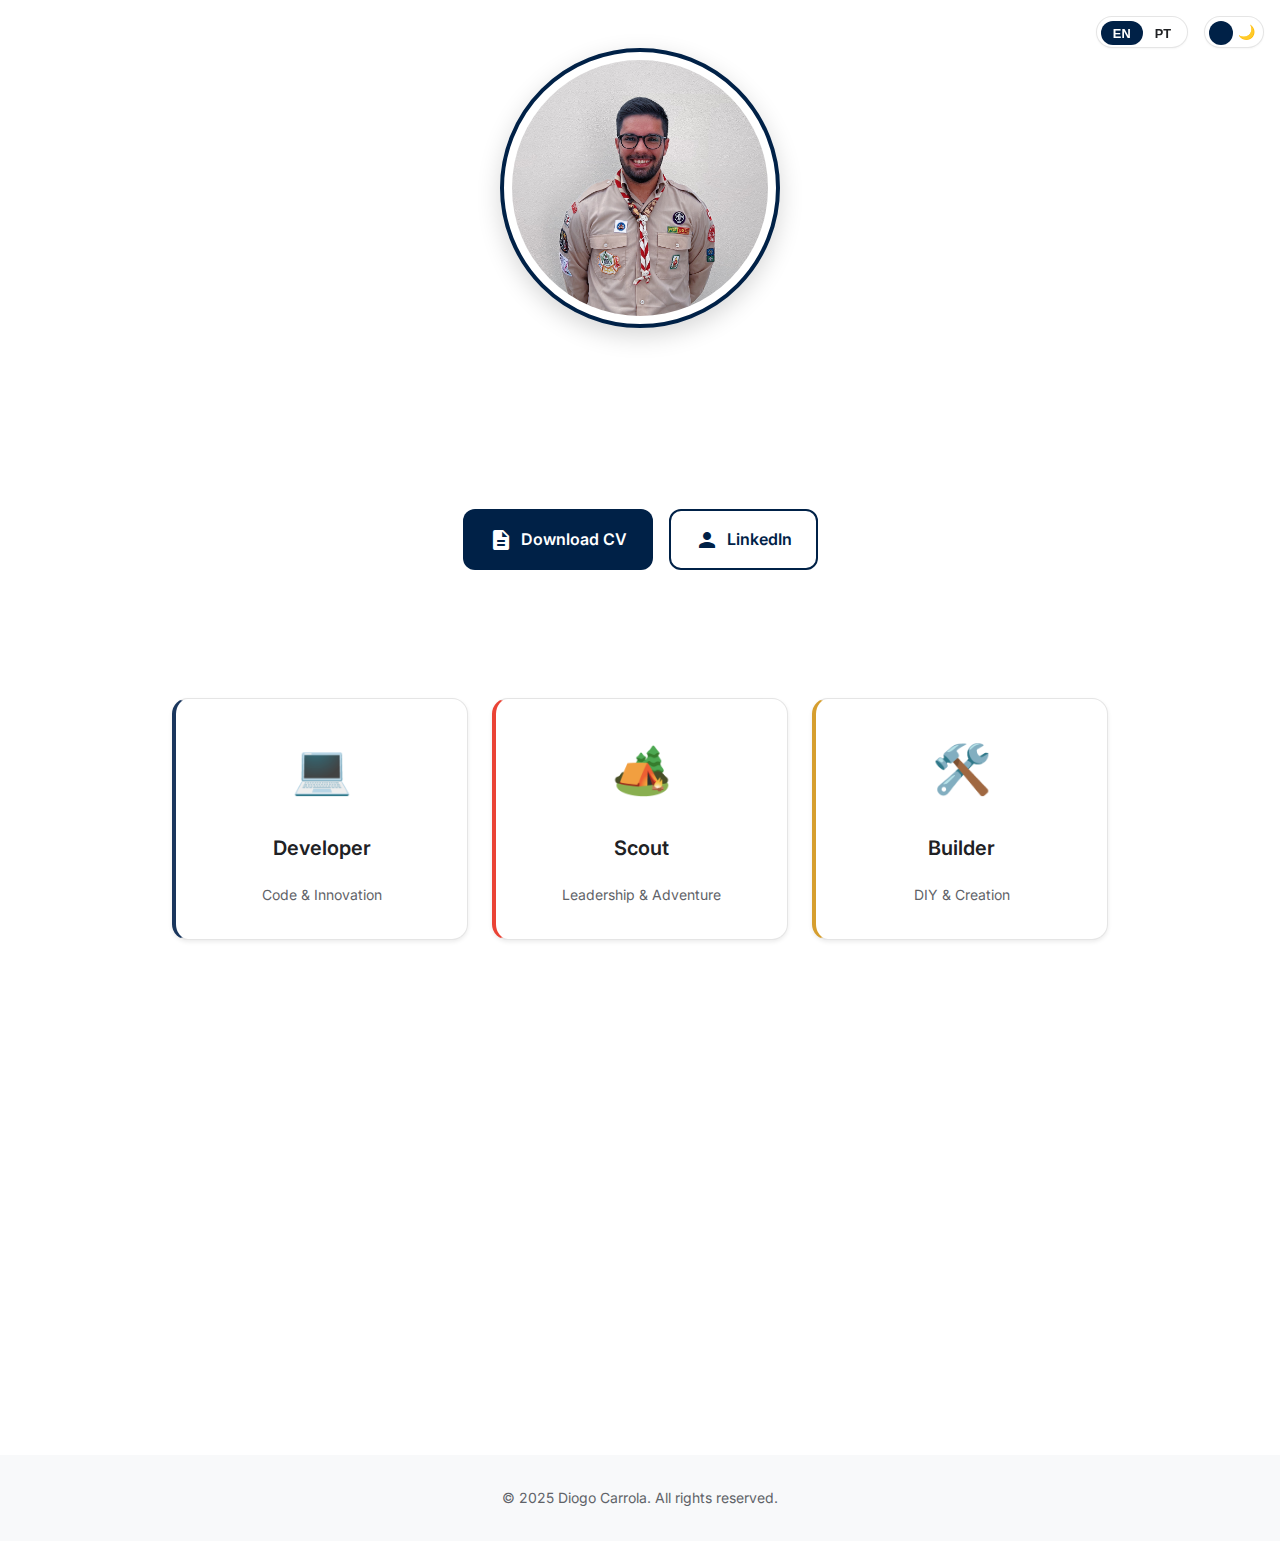
<file: index.html>
<!DOCTYPE html>
<html lang="en">
<head>
    <meta charset="UTF-8">
    <meta name="viewport" content="width=device-width, initial-scale=1.0">
    <title>Diogo Carrola - Portfolio</title>
    
    <!-- Google Fonts -->
    <link href="https://fonts.googleapis.com/css2?family=Inter:wght@300;400;500;600;700&display=swap" rel="stylesheet">
    <!-- Material Icons -->
    <link href="https://fonts.googleapis.com/icon?family=Material+Icons" rel="stylesheet">
    
    <!-- CSS Files -->
    <link rel="stylesheet" href="assets/css/main.css">
    <link rel="stylesheet" href="assets/css/themes.css">
</head>
<body class="page-home" data-theme="light">
    <!-- Header Controls -->
    <div class="header-controls">
        <div class="language-switcher">
            <button class="lang-btn active" data-lang="en">EN</button>
            <button class="lang-btn" data-lang="pt">PT</button>
        </div>
        <button class="theme-toggle" aria-label="Toggle dark mode">
            <span class="toggle-handle"></span>
        </button>
    </div>

    <!-- Main Hero Section -->
    <main class="hero-section">
        <!-- Animated Profile Frame -->
        <div class="profile-container">
            <div class="profile-frame mountains-theme">
                <img src="assets/images/profile-scout.jpg" alt="Diogo Carrola" class="profile-image">
            </div>
        </div>
        
        <!-- Hero Content -->
        <div class="hero-content">
            <h1 class="slide-in-from-top">Diogo Carrola</h1>
            <p class="welcome-text slide-in-from-bottom">Developer • Scout • Builder</p>
            
            <!-- Action Buttons -->
            <div class="button-group">
                <a href="downloads/cv-document.pdf" download class="btn btn-primary">
                    <span class="material-icons">description</span>
                    Download CV
                </a>
                <a href="https://linkedin.com/in/diogocarrola" target="_blank" class="btn btn-secondary">
                    <span class="material-icons">person</span>
                    LinkedIn
                </a>
            </div>
        </div>
    </main>

    <!-- Persona Navigation -->
    <nav class="persona-nav">
        <a href="pages/developer.html" class="nav-card developer-card slide-in">
            <span class="nav-icon">💻</span>
            <h3>Developer</h3>
            <p>Code & Innovation</p>
        </a>
        
        <a href="pages/scout.html" class="nav-card scout-card slide-in">
            <span class="nav-icon">🏕️</span>
            <h3>Scout</h3>
            <p>Leadership & Adventure</p>
        </a>
        
        <a href="pages/builder.html" class="nav-card builder-card slide-in">
            <span class="nav-icon">🛠️</span>
            <h3>Builder</h3>
            <p>DIY & Creation</p>
        </a>
    </nav>

    <!-- About Section -->
    <section class="about-section slide-in">
        <div class="about-card">
            <h2>Hello, I'm Diogo! 👋</h2>
            <p class="welcome-text">
                Welcome to my portfolio! I'm a passionate <span class="highlight developer-text">Developer</span>, 
                dedicated <span class="highlight scout-text">Scout</span> and hands-on 
                <span class="highlight builder-text">Builder</span> from Portugal.
            </p>
            <p class="welcome-text">
                I believe in learning by doing, teamwork and making a positive impact through code, community and creativity.
                Explore my journey through the different aspects of who I am and what I love to create.
            </p>
        </div>
    </section>

    <!-- Footer -->
    <footer class="main-footer">
        <p class="copyright">&copy; 2025 <a href="https://github.com/diogocarrola" target="_blank" title="GitHub Profile" style="color: inherit; text-decoration: none;">Diogo Carrola</a>. All rights reserved.</p>
    </footer>

    <!-- JavaScript -->
    <script src="assets/js/main.js"></script>
    <script src="assets/js/dark-mode.js"></script>
    <script src="assets/js/animations.js"></script>
</body>
</html>
</file>
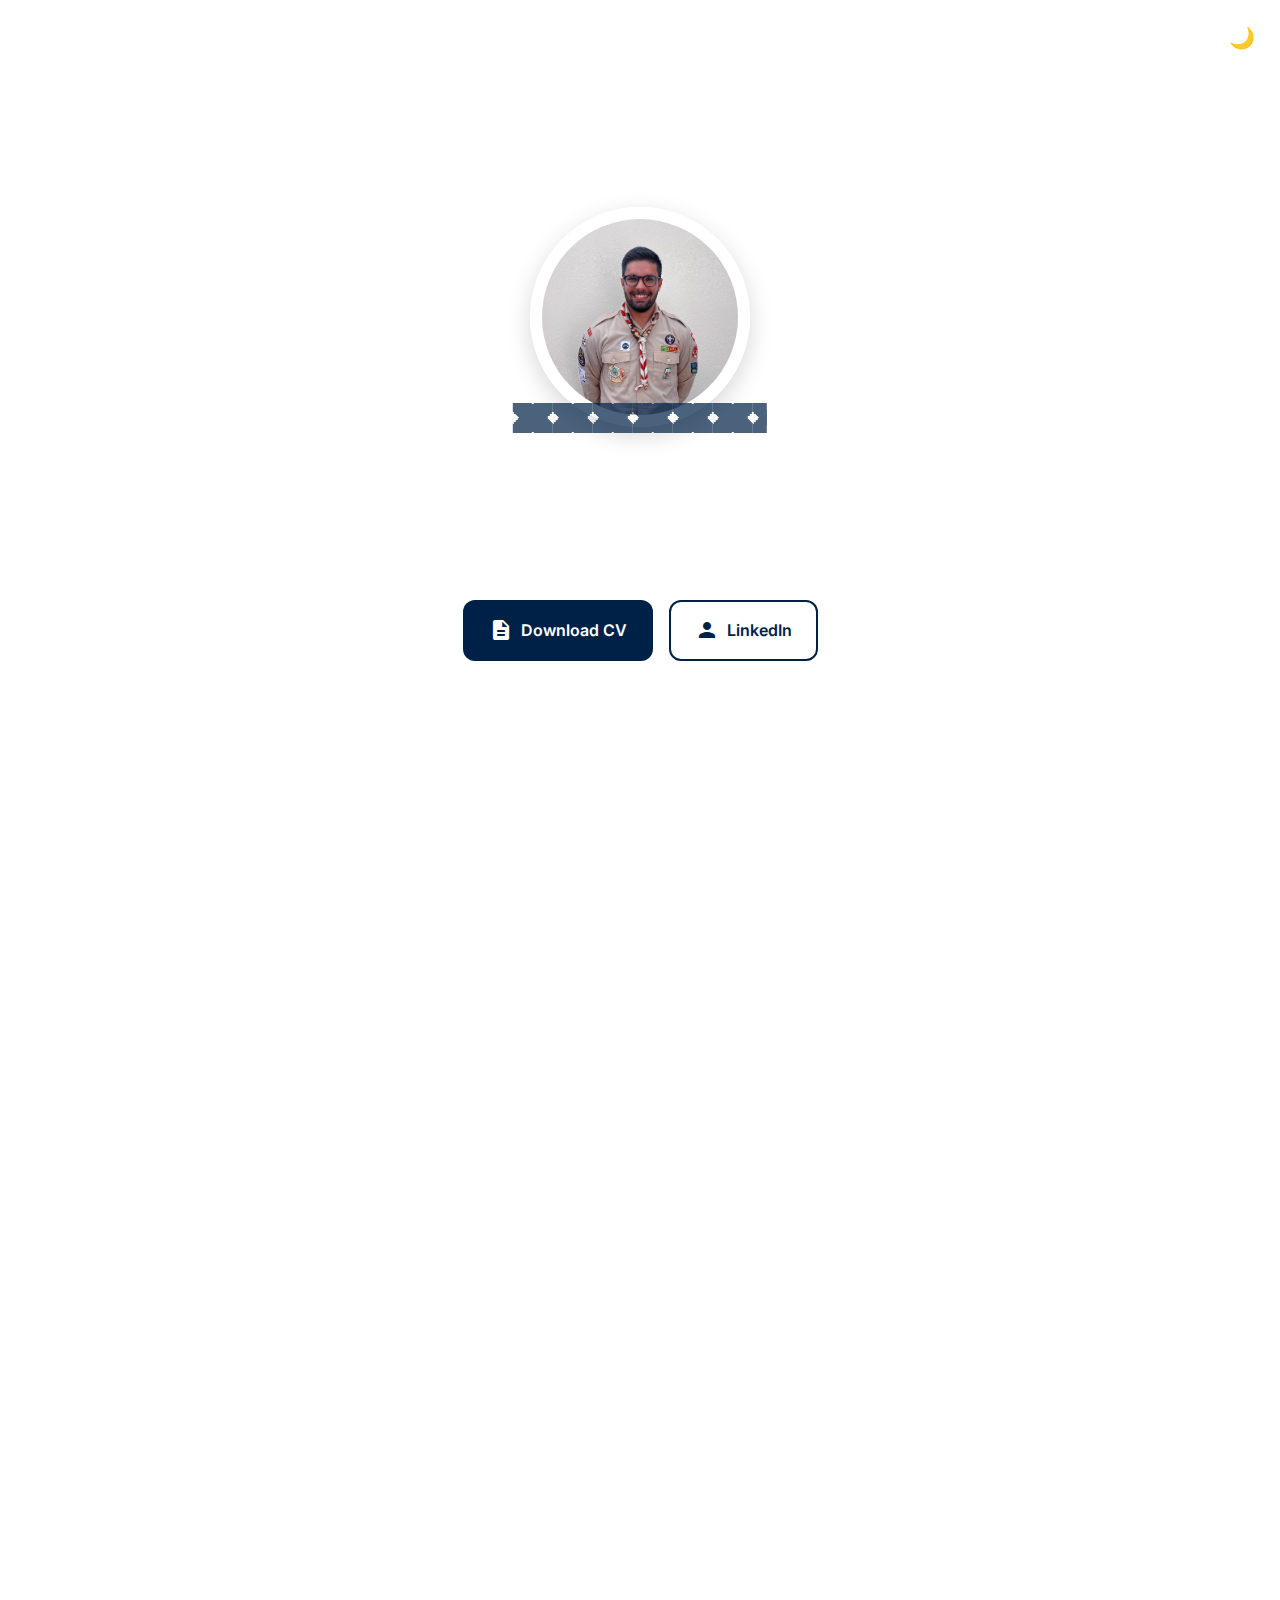
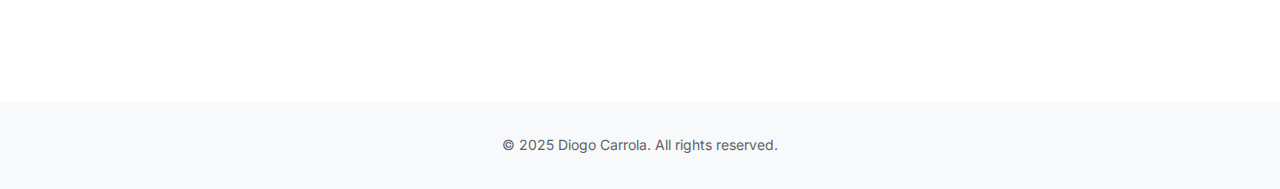
<file: portfolio/index.html>
<!DOCTYPE html>
<html lang="en">
<head>
    <meta charset="UTF-8">
    <meta name="viewport" content="width=device-width, initial-scale=1.0">
    <title>Diogo Carrola - Portfolio</title>
    
    <!-- Google Fonts -->
    <link href="https://fonts.googleapis.com/css2?family=Inter:wght@300;400;500;600;700&display=swap" rel="stylesheet">
    <!-- Material Icons -->
    <link href="https://fonts.googleapis.com/icon?family=Material+Icons" rel="stylesheet">
    
    <!-- CSS Files -->
    <link rel="stylesheet" href="assets/css/main.css">
    <link rel="stylesheet" href="assets/css/themes.css">
</head>
<body class="page-home" data-theme="light">
    <!-- Header Controls -->
    <div class="header-controls">
        <div class="language-switcher">
            <button class="lang-btn active" data-lang="en">EN</button>
            <button class="lang-btn" data-lang="pt">PT</button>
        </div>
        <button class="theme-toggle" aria-label="Toggle dark mode">🌙</button>
    </div>

    <!-- Main Hero Section -->
    <main class="hero-section">
        <!-- Animated Profile Frame -->
        <div class="profile-container">
            <div class="profile-frame mountains-theme">
                <img src="assets/images/profile-scout.jpg" alt="Diogo Carrola" class="profile-image">
                <div class="mountain-decoration"></div>
            </div>
        </div>
        
        <!-- Hero Content -->
        <div class="hero-content">
            <h1 class="slide-in-from-top">Diogo Carrola</h1>
            <p class="welcome-text slide-in-from-bottom">Developer • Scout • Builder</p>
            
            <!-- Action Buttons -->
            <div class="button-group">
                <a href="downloads/cv-document.pdf" download class="btn btn-primary">
                    <span class="material-icons">description</span>
                    Download CV
                </a>
                <a href="https://linkedin.com/in/diogocarrola" target="_blank" class="btn btn-secondary">
                    <span class="material-icons">person</span>
                    LinkedIn
                </a>
            </div>
        </div>
    </main>

    <!-- Persona Navigation -->
    <nav class="persona-nav">
        <a href="pages/developer.html" class="nav-card developer-card slide-in">
            <span class="nav-icon">💻</span>
            <h3>Developer</h3>
            <p>Code & Innovation</p>
        </a>
        
        <a href="pages/scout.html" class="nav-card scout-card slide-in">
            <span class="nav-icon">🏕️</span>
            <h3>Scout</h3>
            <p>Leadership & Adventure</p>
        </a>
        
        <a href="pages/builder.html" class="nav-card builder-card slide-in">
            <span class="nav-icon">🛠️</span>
            <h3>Builder</h3>
            <p>DIY & Creation</p>
        </a>
    </nav>

    <!-- About Section -->
    <section class="about-section slide-in">
        <div class="about-card">
            <h2>Hello, I'm Diogo! 👋</h2>
            <p class="welcome-text">
                Welcome to my portfolio! I'm a passionate <span class="highlight developer-text">Developer</span>, 
                dedicated <span class="highlight scout-text">Scout</span>, and hands-on 
                <span class="highlight builder-text">Builder</span> from Portugal.
            </p>
            <p class="welcome-text">
                I believe in learning by doing, teamwork, and making a positive impact through code, community, and creativity.
                Explore my journey through the different aspects of who I am and what I love to create.
            </p>
        </div>
    </section>

    <!-- Footer -->
    <footer class="main-footer">
        <p class="copyright">&copy; 2025 <a href="https://github.com/diogocarrola" target="_blank" title="GitHub Profile" style="color: inherit; text-decoration: none;">Diogo Carrola</a>. All rights reserved.</p>
    </footer>

    <!-- JavaScript -->
    <script src="assets/js/main.js"></script>
    <script src="assets/js/dark-mode.js"></script>
    <script src="assets/js/animations.js"></script>
</body>
</html>
</file>
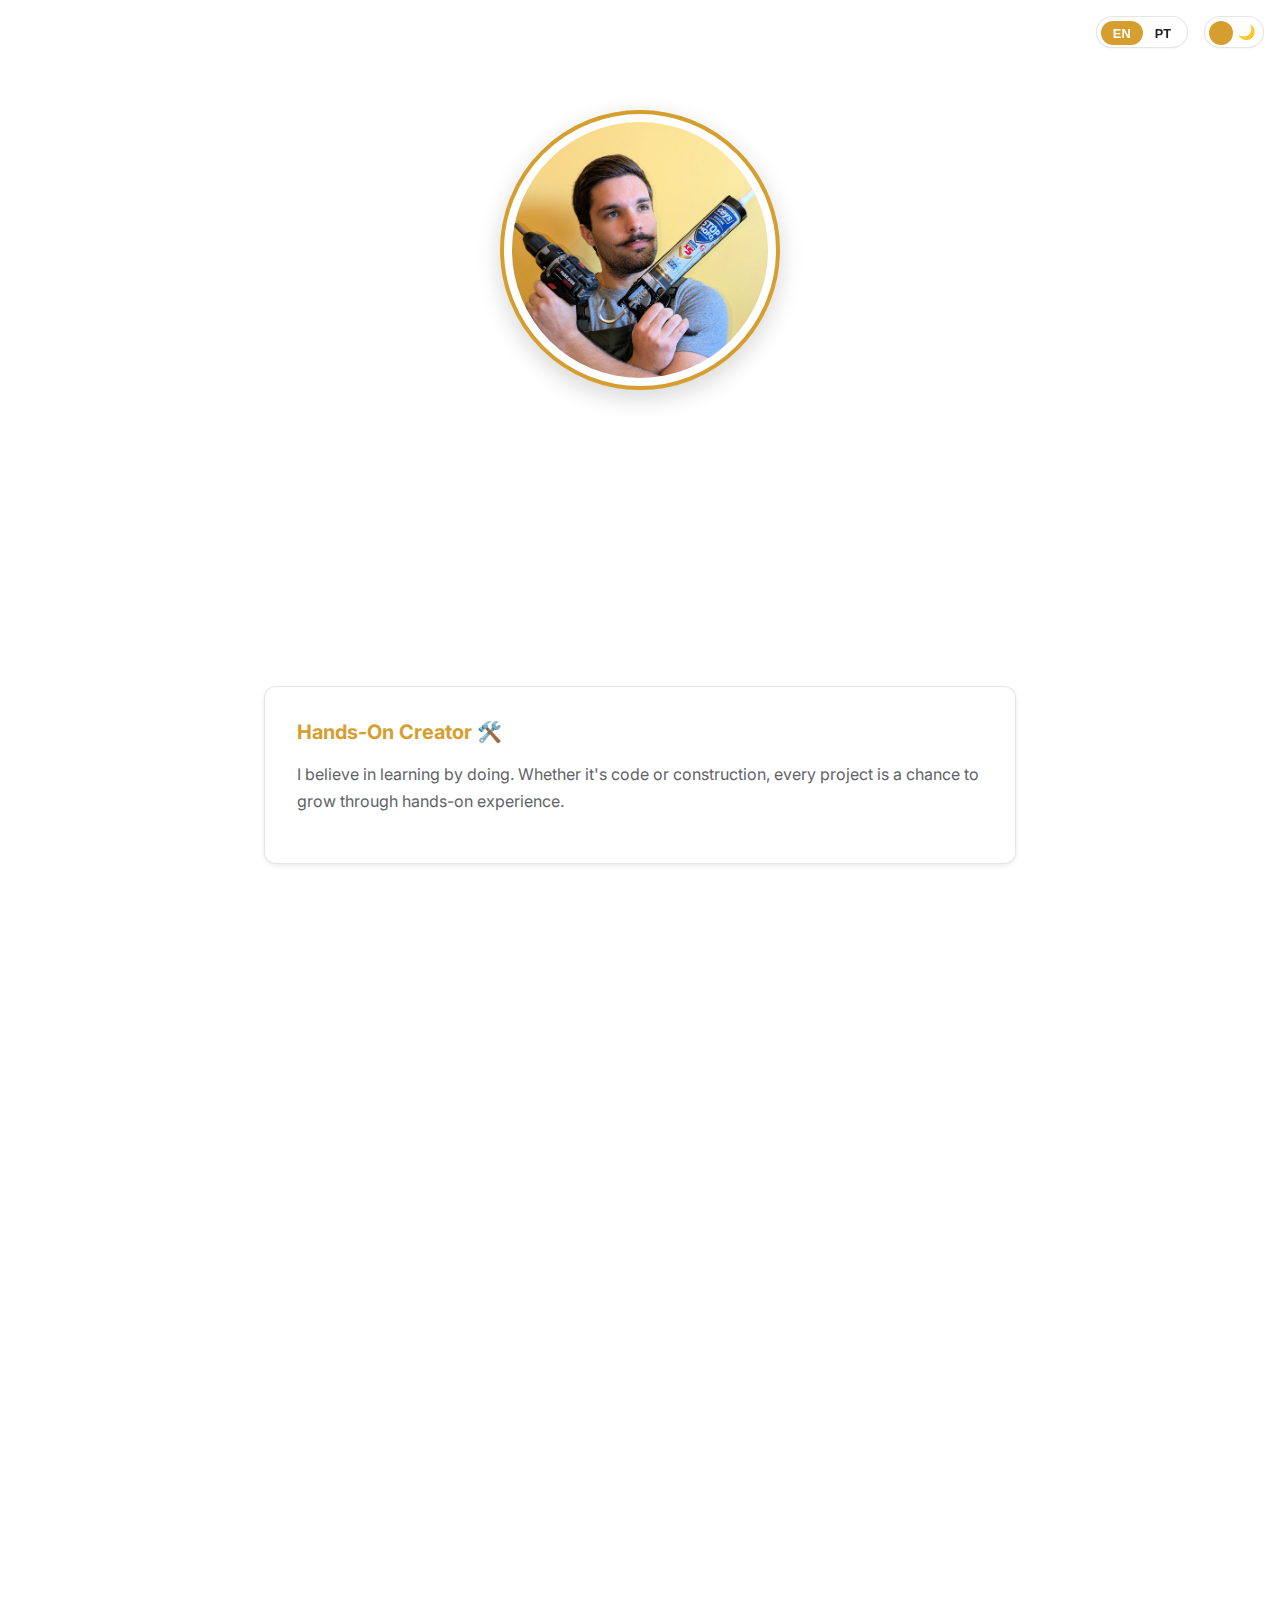
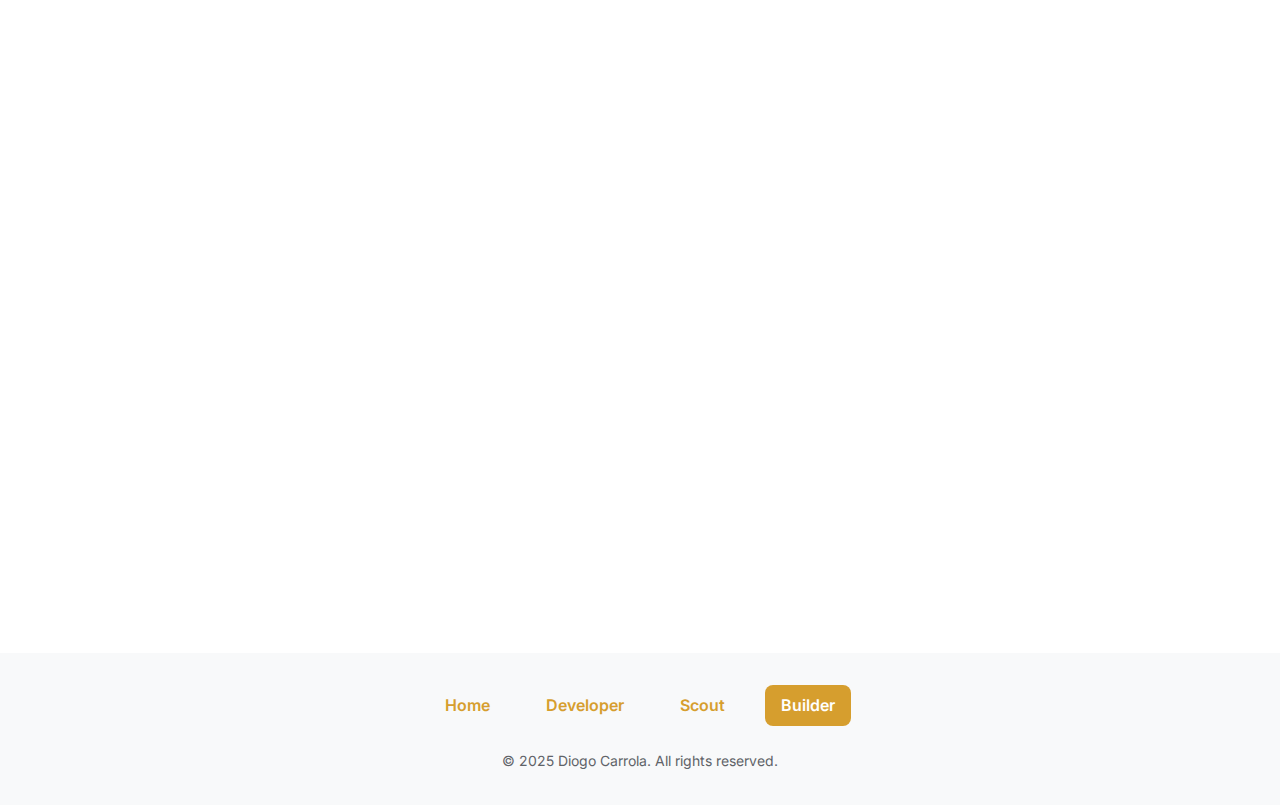
<file: pages/builder.html>
<!DOCTYPE html>
<html lang="en">
<head>
    <meta charset="UTF-8">
    <meta name="viewport" content="width=device-width, initial-scale=1.0">
    <title>Diogo Carrola - Builder</title>
    <!-- Google Fonts -->
    <link href="https://fonts.googleapis.com/css2?family=Inter:wght@300;400;500;600;700&display=swap" rel="stylesheet">
    <!-- Material Icons -->
    <link href="https://fonts.googleapis.com/icon?family=Material+Icons" rel="stylesheet">
    <link rel="stylesheet" href="../assets/css/main.css">
    <link rel="stylesheet" href="../assets/css/themes.css">
</head>
<body class="page-builder" data-theme="light">
    <!-- Header Controls -->
    <div class="header-controls">
        <div class="language-switcher">
            <button class="lang-btn active" data-lang="en">EN</button>
            <button class="lang-btn" data-lang="pt">PT</button>
        </div>
        <button class="theme-toggle" aria-label="Toggle dark mode">
            <span class="toggle-handle"></span>
        </button>
    </div>
    <!-- Main Hero Section -->
    <main class="hero-section">
        <!-- Profile with Construction Theme -->
        <div class="profile-container">
            <div class="profile-frame builder-theme">
                <img src="../assets/images/profile-builder.jpg" alt="Diogo Builder" class="profile-image">
                <div class="construction-dust" id="constructionDust"></div>
            </div>
        </div>

        <!-- Hero Content with fade-in animation -->
        <div class="hero-content">
            <h1 class="slide-in-from-top">Diogo Builder</h1>
            <p class="slide-in-from-bottom">DIY & Creative Problem-Solver</p>
        </div>
    </main>

    <!-- Content Sections -->
    <section class="content-section">
        <div class="material-card slide-in">
            <h2>Hands-On Creator 🛠️</h2>
            <p>
                I believe in learning by doing. Whether it's code or construction, every project is a chance to grow through hands-on experience.
            </p>
        </div>

        <div class="material-card slide-in">
            <h3><span class="material-icons">home_repair_service</span>The Home Renovation Challenge</h3>
            <p>Together with my brother, we took on the challenge of completely renovating a house with zero prior construction experience. Our goal: transform an old space into a modern, functional home using only our determination and willingness to learn by doing.</p>
            
            <h4>Our Learning-by-Doing Approach:</h4>
            <ul>
                <li><strong>Electrical systems</strong> - installed circuit boards, lighting points, switches and sockets</li>
                <li><strong>Plumbing</strong> - replaced pipelines, installed toilets, mixers, shower systems and appliances</li>
                <li><strong>Finishes</strong> - laid flooring and tiles, interior/exterior painting, assembled kitchen and bathroom furniture</li>
            </ul>
            
            <p>Every skill was acquired through methodical research (YouTube mostly) and plenty of trial and error.</p>
        </div>

        <div class="material-card slide-in">
            <h3><span class="material-icons">psychology</span>The Real Result</h3>
            <p>Beyond the renovated house, the greatest outcome was developing unshakable confidence in solving complex problems. This project proved that with <strong>teamwork, sweat, and endless curiosity</strong>, no obstacle is too big to overcome.</p>
            <blockquote>
                "We didn't know it was impossible, so we did it anyway."
                <cite>- Mark Twain</cite>
            </blockquote>
            <div style="text-align: center; margin: 1rem 0;">
                <img src="../assets/images/impossible.gif" alt="Impossible" style="max-width: 75%; height: auto;">
            </div>
        </div>

        <div class="material-card slide-in">
            <h3><span class="material-icons">architecture</span>Skills Gained</h3>
            <div class="skills-list">
                <span class="skill-chip">Project Management</span>
                <span class="skill-chip">Problem Solving</span>
                <span class="skill-chip">Adaptive Learning</span>
                <span class="skill-chip">Team Coordination</span>
                <span class="skill-chip">Budget Planning</span>
                <span class="skill-chip">Creative Solutions</span>
            </div>
        </div>
    </section>
    <!-- Footer -->
    <footer class="main-footer">
        <nav class="nav-footer">
            <a href="../index.html" class="footer-link">Home</a>
            <a href="developer.html" class="footer-link">Developer</a>
            <a href="scout.html" class="footer-link">Scout</a>
            <a href="builder.html" class="footer-link active">Builder</a>
        </nav>
        <p class="copyright">&copy; 2025 <a href="https://github.com/diogocarrola" target="_blank" title="GitHub Profile" style="color: inherit; text-decoration: none;">Diogo Carrola</a>. All rights reserved.</p>
    </footer>
    <script src="../assets/js/main.js"></script>
    <script src="../assets/js/dark-mode.js"></script>
    <script src="../assets/js/animations.js"></script>
</body>
</html>
</file>
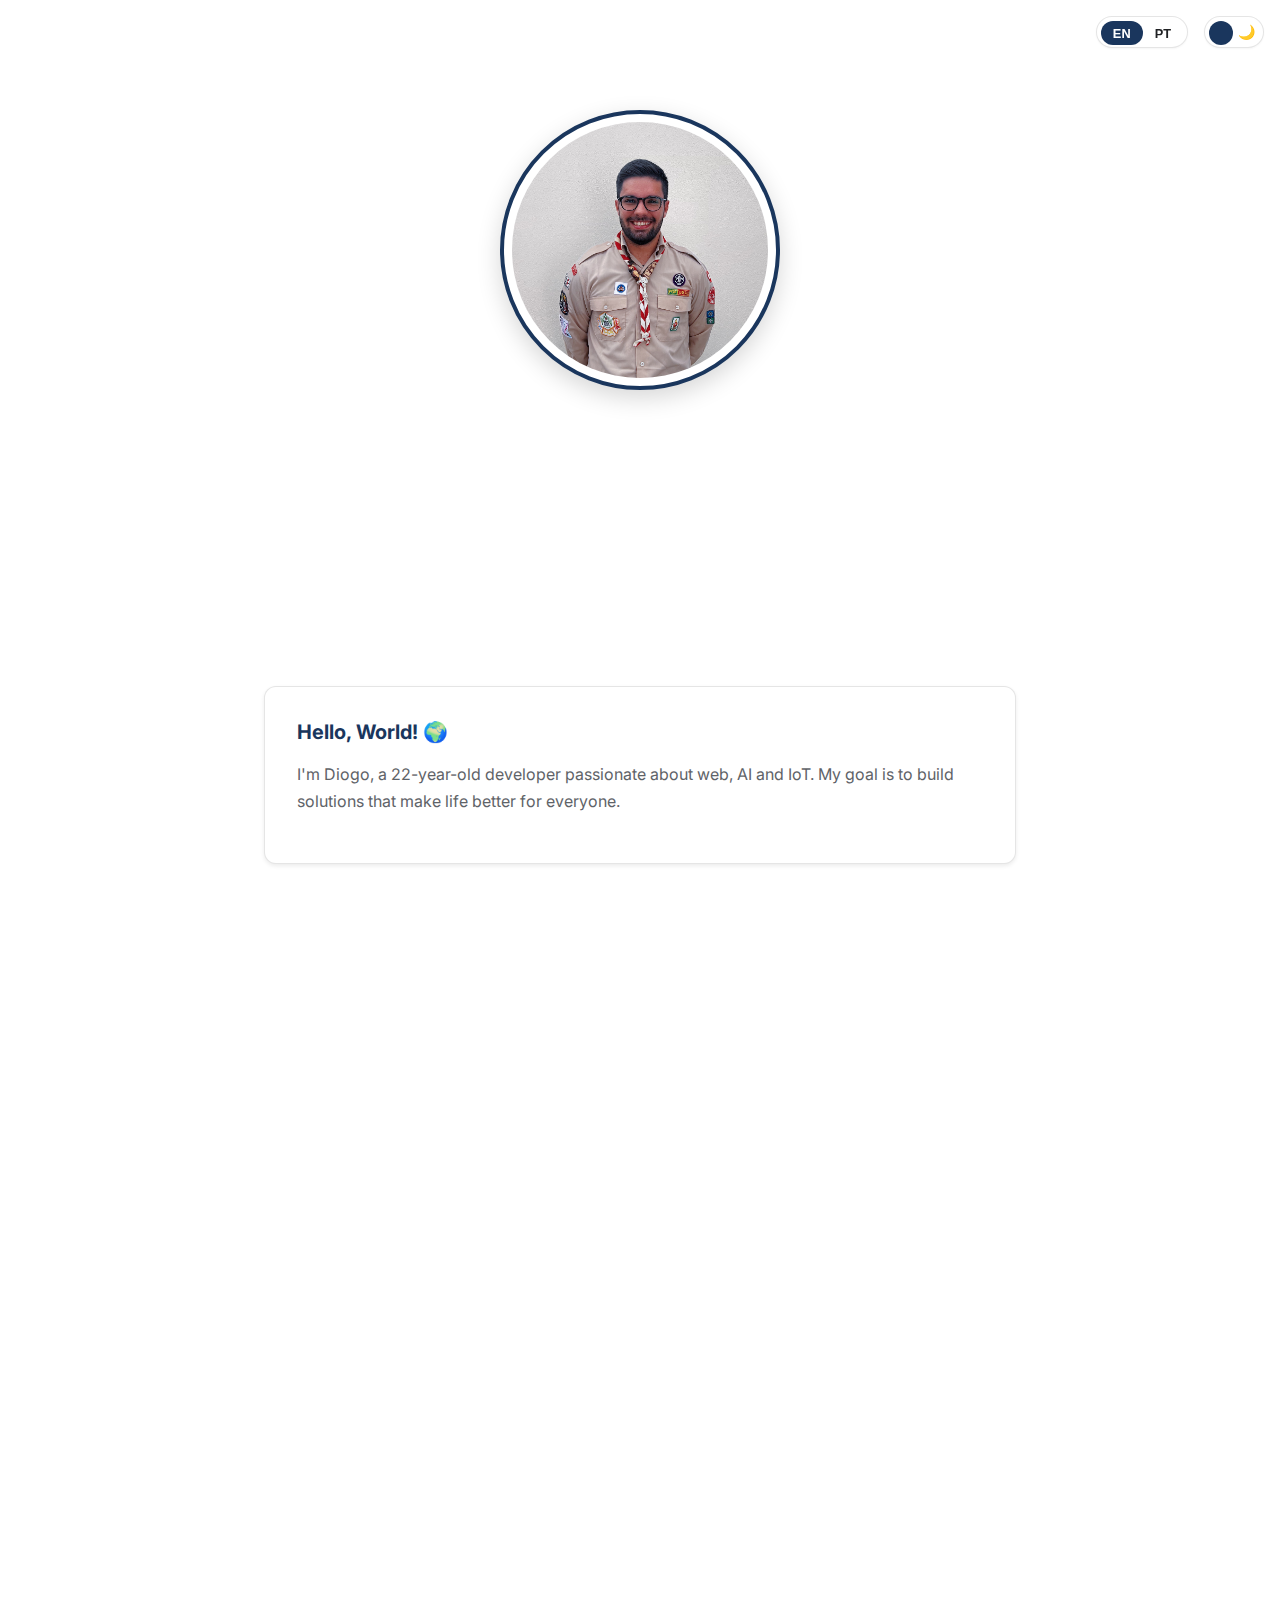
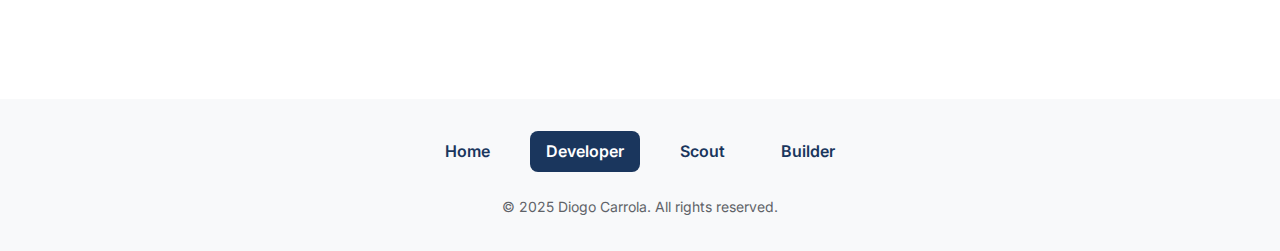
<file: pages/developer.html>
<!DOCTYPE html>
<html lang="en">
<head>
    <meta charset="UTF-8">
    <meta name="viewport" content="width=device-width, initial-scale=1.0">
    <title>Diogo Carrola - Developer</title>
    <!-- Google Fonts -->
    <link href="https://fonts.googleapis.com/css2?family=Inter:wght@300;400;500;600;700&display=swap" rel="stylesheet">
    <!-- Material Icons -->
    <link href="https://fonts.googleapis.com/icon?family=Material+Icons" rel="stylesheet">
    <link rel="stylesheet" href="../assets/css/main.css">
    <link rel="stylesheet" href="../assets/css/themes.css">
</head>
<body class="page-developer" data-theme="light">
    <!-- Header Controls -->
    <div class="header-controls">
        <div class="language-switcher">
            <button class="lang-btn active" data-lang="en">EN</button>
            <button class="lang-btn" data-lang="pt">PT</button>
        </div>
        <button class="theme-toggle" aria-label="Toggle dark mode">
            <span class="toggle-handle"></span>
        </button>
    </div>

    <!-- Main Hero Section -->
    <main class="hero-section">
        <!-- Profile with Binary Rain Animation -->
        <div class="profile-container">
            <div class="profile-frame developer-theme">
                <img src="../assets/images/profile-scout.jpg" alt="Diogo Developer" class="profile-image">
                <div class="binary-rain" id="binaryRain"></div>
            </div>
        </div>

        <!-- Hero Content - Keeping your exact text -->
        <div class="hero-content">
            <h1 class="slide-in-from-top">Diogo Developer</h1>
            <p class="slide-in-from-bottom">Self-taught Software Developer from Portugal</p>
        </div>
    </main>

    <!-- Content Sections - Keeping your exact content -->
    <section class="content-section">
        <div class="material-card slide-in">
            <h2>Hello, World! 🌍</h2>
            <p>
                I'm Diogo, a 22-year-old developer passionate about web, AI and IoT. My goal is to build solutions that make life better for everyone.
            </p>
        </div>

        <div class="material-card slide-in">
            <h3><span class="material-icons">rocket_launch</span>What I'm Up To</h3>
            <ul>
                <li>Building my first Progressive Web App (PWA) from scratch, aiming to help over 7,000 users.</li>
                <li>Learning new technologies every day, especially JavaScript, AI and IoT.</li>
                <li>Dreaming big: maybe CEO of a startup, or working at Google one day!</li>
            </ul>
        </div>

        <div class="material-card slide-in">
            <h3><span class="material-icons">build</span>My Skills</h3>
            <div class="skills-list">
                <span class="skill-chip">JavaScript</span>
                <span class="skill-chip">React</span>
                <span class="skill-chip">PWA</span>
                <span class="skill-chip">Firebase</span>
                <span class="skill-chip">HTML & CSS</span>
                <span class="skill-chip">AI & IoT (learning)</span>
            </div>
        </div>

        <div class="material-card slide-in">
            <h3><span class="material-icons">school</span>The Odin Project</h3>
            <p>
                Following The Odin Project curriculum to master full-stack web development and best practices.
            </p>
            <a href="https://www.theodinproject.com/" target="_blank" class="btn btn-primary" style="margin-top: var(--space-md); display: inline-flex;">
                <span class="material-icons">open_in_new</span>
                Learn more
            </a>
        </div>
    </section>

    <!-- Footer -->
    <footer class="main-footer">
        <nav class="nav-footer">
            <a href="../index.html" class="footer-link">Home</a>
            <a href="developer.html" class="footer-link active">Developer</a>
            <a href="scout.html" class="footer-link">Scout</a>
            <a href="builder.html" class="footer-link">Builder</a>
        </nav>
        <p class="copyright">&copy; 2025 <a href="https://github.com/diogocarrola" target="_blank" title="GitHub Profile" style="color: inherit; text-decoration: none;">Diogo Carrola</a>. All rights reserved.</p>
    </footer>
    <script src="../assets/js/main.js"></script>
    <script src="../assets/js/dark-mode.js"></script>
    <script src="../assets/js/animations.js"></script>
</body>
</html>
</file>
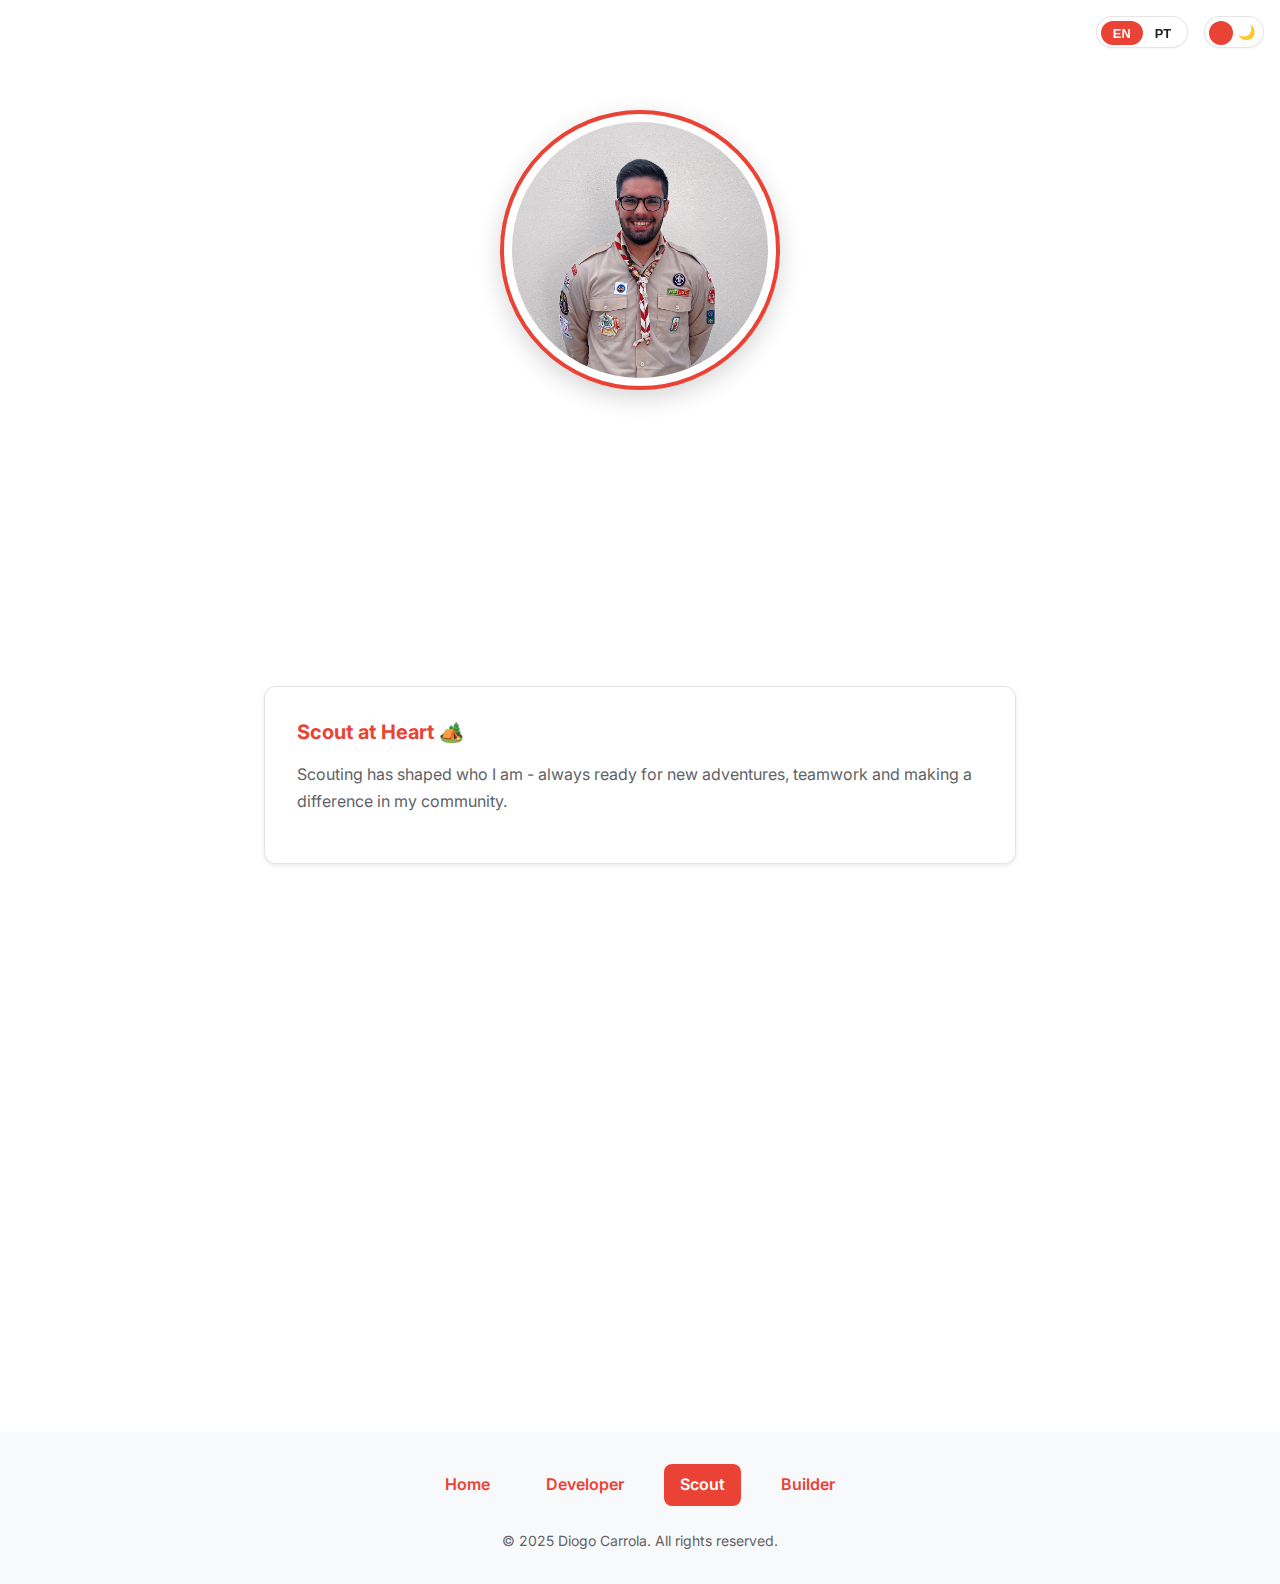
<file: pages/scout.html>
<!DOCTYPE html>
<html lang="en">
<head>
    <meta charset="UTF-8">
    <meta name="viewport" content="width=device-width, initial-scale=1.0">
    <title>Diogo Carrola - Scout</title>
    <!-- Google Fonts -->
    <link href="https://fonts.googleapis.com/css2?family=Inter:wght@300;400;500;600;700&display=swap" rel="stylesheet">
    <!-- Material Icons -->
    <link href="https://fonts.googleapis.com/icon?family=Material+Icons" rel="stylesheet">
    <link rel="stylesheet" href="../assets/css/main.css">
    <link rel="stylesheet" href="../assets/css/themes.css">
</head>
<body class="page-scout" data-theme="light">
    <!-- Header Controls -->
    <div class="header-controls">
        <div class="language-switcher">
            <button class="lang-btn active" data-lang="en">EN</button>
            <button class="lang-btn" data-lang="pt">PT</button>
        </div>
        <button class="theme-toggle" aria-label="Toggle dark mode">
            <span class="toggle-handle"></span>
        </button>
    </div>

    <!-- Main Hero Section -->
    <main class="hero-section">
        <!-- Profile with Fire Sparks Animation -->
        <div class="profile-container">
            <div class="profile-frame scout-theme">
                <img src="../assets/images/profile-scout.jpg" alt="Diogo Scout" class="profile-image">
                <div class="phoenix-fire" id="phoenixFire"></div>
            </div>
        </div>
        
        <!-- Hero Content with fade-in animation -->
        <div class="hero-content">
            <h1 class="slide-in-from-top">Diogo Scout</h1>
            <p class="slide-in-from-bottom">Leadership & Adventure</p>
        </div>
    </main>

    <!-- Content Sections -->
    <section class="content-section">
        <div class="material-card slide-in">
            <h2>Scout at Heart 🏕️</h2>
            <p>
                Scouting has shaped who I am - always ready for new adventures, teamwork and making a difference in my community.
            </p>
        </div>
        <div class="material-card slide-in">
            <h3><span class="material-icons">leaderboard</span>National Coordinator Experience</h3>
            <ul>
                <li>Led a team of 10+ people in national projects</li>
                <li>Planned events for 100+ participants</li>
                <li>Managed logistics and solved problems in real time</li>
            </ul>
        </div>
        <div class="material-card slide-in">
            <h3><span class="material-icons">psychology</span>Transferable Skills</h3>
            <div class="skills-list">
                <span class="skill-chip">Leadership</span>
                <span class="skill-chip">Teamwork</span>
                <span class="skill-chip">Adaptability</span>
                <span class="skill-chip">Resilience</span>
                <span class="skill-chip">Service</span>
                <span class="skill-chip">Problem Solving</span>
            </div>
        </div>
    </section>

    <!-- Footer -->
    <footer class="main-footer">
        <nav class="nav-footer">
            <a href="../index.html" class="footer-link">Home</a>
            <a href="developer.html" class="footer-link">Developer</a>
            <a href="scout.html" class="footer-link active">Scout</a>
            <a href="builder.html" class="footer-link">Builder</a>
        </nav>
        <p class="copyright">&copy; 2025 <a href="https://github.com/diogocarrola" target="_blank" title="GitHub Profile" style="color: inherit; text-decoration: none;">Diogo Carrola</a>. All rights reserved.</p>
    </footer>
    <script src="../assets/js/main.js"></script>
    <script src="../assets/js/dark-mode.js"></script>
    <script src="../assets/js/animations.js"></script>
</body>
</html>
</file>
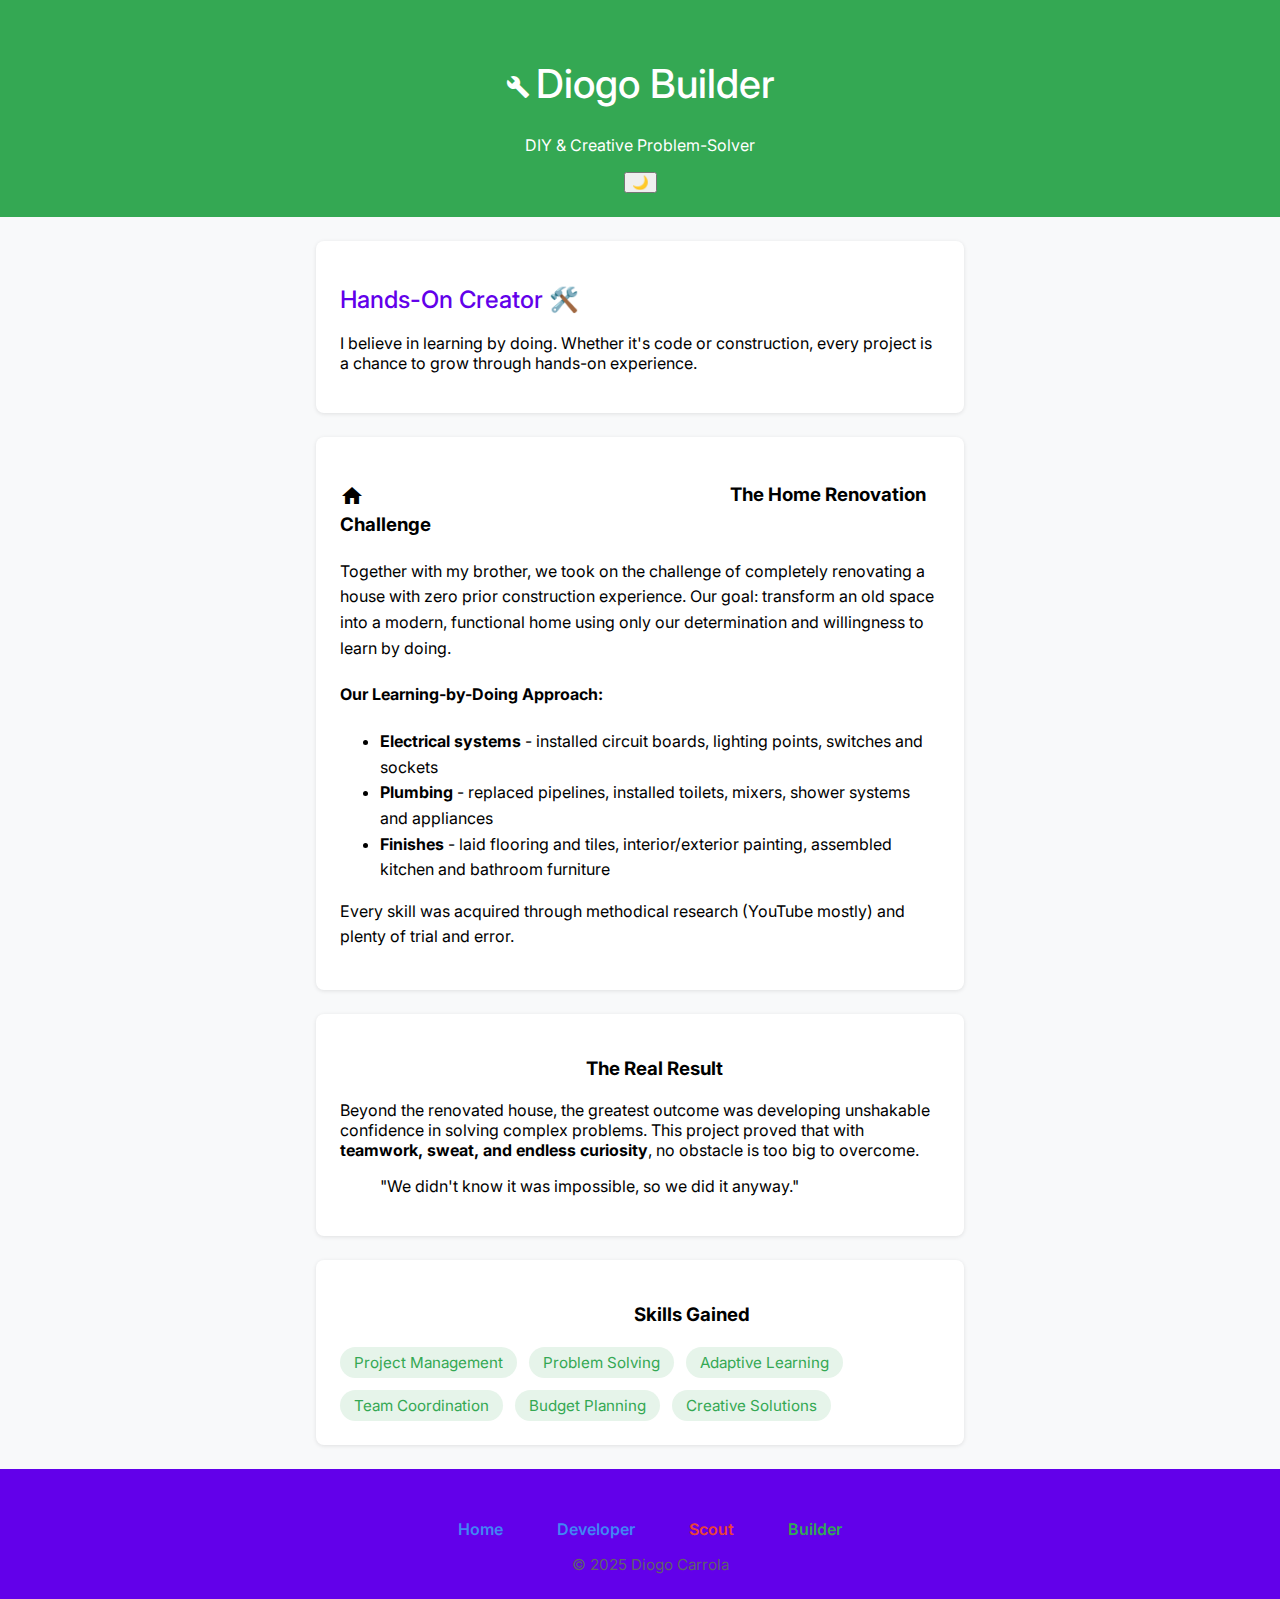
<file: portfolio/pages/builder.html>
<!DOCTYPE html>
<html lang="en">
<head>
    <meta charset="UTF-8">
    <meta name="viewport" content="width=device-width, initial-scale=1.0">
    <title>Diogo Carrola - Builder</title>
    <!-- Google Fonts -->
    <link href="https://fonts.googleapis.com/css2?family=Inter:wght@400;600&display=swap" rel="stylesheet">
    <!-- Material Icons -->
    <link href="https://fonts.googleapis.com/icon?family=Material+Icons" rel="stylesheet">
    <link rel="stylesheet" href="../assets/css/material.css">
    <style>
        body { background: #f8f9fa; font-family: 'Inter', sans-serif; }
        .header { background: #34A853; color: white; padding: 32px 0 24px 0; text-align: center; }
        .material-card { background: white; border-radius: 8px; padding: 24px; margin: 24px auto; max-width: 600px; box-shadow: 0 1px 4px rgba(0,0,0,0.10);}
        .skills-list { display: flex; flex-wrap: wrap; gap: 12px; margin-top: 8px;}
        .skill-chip { background: #E6F4EA; color: #34A853; padding: 6px 14px; border-radius: 16px; font-size: 0.95em;}
        .nav-footer { display: flex; justify-content: center; gap: 24px; margin: 40px 0 16px 0;}
        .nav-footer a { color: #34A853; text-decoration: none; font-weight: 600;}
        .material-icons { vertical-align: middle; margin-right: 6px;}
        .story-section { line-height: 1.6; }
    </style>
</head>
<body class="page-builder">
    <header class="header">
        <h1><span class="material-icons">build</span>Diogo Builder</h1>
        <p>DIY & Creative Problem-Solver</p>
        <button class="theme-toggle">🌙</button>
    </header>
    <main>
        <section class="material-card">
            <h2>Hands-On Creator 🛠️</h2>
            <p>
                I believe in learning by doing. Whether it's code or construction, every project is a chance to grow through hands-on experience.
            </p>
        </section>

        <section class="material-card story-section">
            <h3><span class="material-icons">home_repair_service</span>The Home Renovation Challenge</h3>
            <p>Together with my brother, we took on the challenge of completely renovating a house with zero prior construction experience. Our goal: transform an old space into a modern, functional home using only our determination and willingness to learn by doing.</p>
            
            <h4>Our Learning-by-Doing Approach:</h4>
            <ul>
                <li><strong>Electrical systems</strong> - installed circuit boards, lighting points, switches and sockets</li>
                <li><strong>Plumbing</strong> - replaced pipelines, installed toilets, mixers, shower systems and appliances</li>
                <li><strong>Finishes</strong> - laid flooring and tiles, interior/exterior painting, assembled kitchen and bathroom furniture</li>
            </ul>
            
            <p>Every skill was acquired through methodical research (YouTube mostly) and plenty of trial and error.</p>
        </section>

        <section class="material-card">
            <h3><span class="material-icons">psychology</span>The Real Result</h3>
            <p>Beyond the renovated house, the greatest outcome was developing unshakable confidence in solving complex problems. This project proved that with <strong>teamwork, sweat, and endless curiosity</strong>, no obstacle is too big to overcome.</p>
            <blockquote>
                "We didn't know it was impossible, so we did it anyway."
            </blockquote>
        </section>

        <section class="material-card">
            <h3><span class="material-icons">architecture</span>Skills Gained</h3>
            <div class="skills-list">
                <span class="skill-chip">Project Management</span>
                <span class="skill-chip">Problem Solving</span>
                <span class="skill-chip">Adaptive Learning</span>
                <span class="skill-chip">Team Coordination</span>
                <span class="skill-chip">Budget Planning</span>
                <span class="skill-chip">Creative Solutions</span>
            </div>
        </section>
    </main>
    <footer>
        <nav class="nav-footer">
            <a href="../index.html" style="color:#4285F4;">Home</a>
            <a href="developer.html" style="color:#4285F4;">Developer</a>
            <a href="scout.html" style="color:#EA4335;">Scout</a>
            <a href="builder.html">Builder</a>
        </nav>
        <p style="text-align:center; color:#5F6368; font-size:0.95em;">&copy; 2025 Diogo Carrola</p>
    </footer>
    <script src="../assets/js/dark-mode.js"></script>
</body>
</html>
</file>
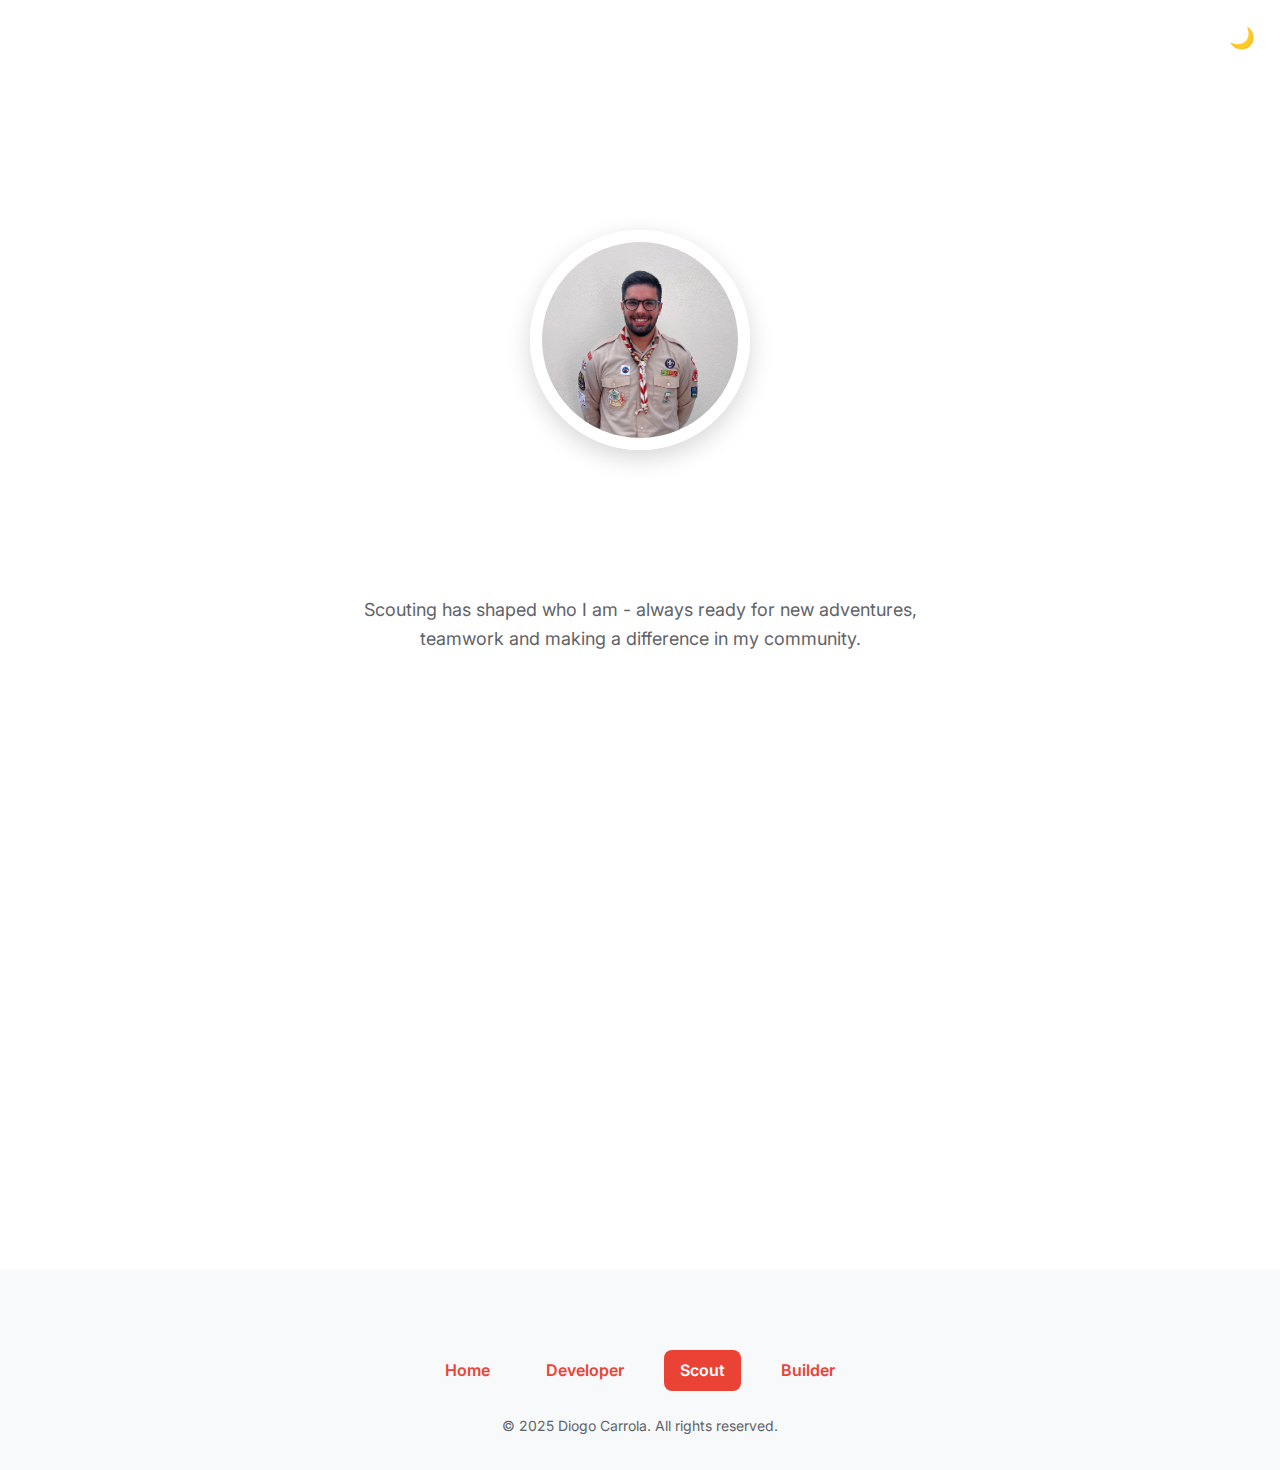
<file: portfolio/pages/scout.html>
<!DOCTYPE html>
<html lang="en">
<head>
    <meta charset="UTF-8">
    <meta name="viewport" content="width=device-width, initial-scale=1.0">
    <title>Diogo Carrola - Scout</title>
    <!-- Google Fonts -->
    <link href="https://fonts.googleapis.com/css2?family=Inter:wght@300;400;500;600;700&display=swap" rel="stylesheet">
    <!-- Material Icons -->
    <link href="https://fonts.googleapis.com/icon?family=Material+Icons" rel="stylesheet">
    <link rel="stylesheet" href="../assets/css/main.css">
    <link rel="stylesheet" href="../assets/css/themes.css">
    <style>
        .phoenix-fire {
            position: absolute;
            top: 0;
            left: 0;
            width: 100%;
            height: 100%;
            background: transparent;
            pointer-events: none;
            border-radius: 50%;
            overflow: hidden;
        }
        
        .fire-particle {
            position: absolute;
            border-radius: 50%;
            background: radial-gradient(circle, #ff6b35, #ff4757, #ff3838);
            opacity: 0;
        }
        
        .content-section {
            padding: var(--space-xl);
            max-width: 800px;
            margin: 0 auto;
        }
        
        .nav-footer {
            display: flex;
            justify-content: center;
            gap: var(--space-lg);
            margin: var(--space-xxl) 0 var(--space-lg);
            flex-wrap: wrap;
        }
        
        .footer-link {
            color: var(--primary-color);
            text-decoration: none;
            font-weight: 600;
            padding: var(--space-sm) var(--space-md);
            border-radius: var(--border-radius-md);
            transition: all var(--transition-fast);
        }
        
        .footer-link:hover,
        .footer-link.active {
            background: var(--primary-color);
            color: white;
        }
        
        .hero-intro {
            font-size: var(--font-size-lg);
            line-height: 1.6;
            max-width: 600px;
            margin: var(--space-md) auto;
            color: var(--text-secondary);
        }
        
        /* Keep your existing phoenix styles but make responsive */
        .phoenix-container {
            width: 150px;
            height: 150px;
            position: relative;
            margin: 0 auto var(--space-lg);
        }
        
        @media (max-width: 768px) {
            .phoenix-container {
                width: 120px;
                height: 120px;
            }
        }
        
        @media (max-width: 480px) {
            .phoenix-container {
                width: 100px;
                height: 100px;
            }
        }
    </style>
</head>
<body class="page-scout" data-theme="light">
    <!-- Header Controls -->
    <div class="header-controls">
        <div class="language-switcher">
            <button class="lang-btn active" data-lang="en">EN</button>
            <button class="lang-btn" data-lang="pt">PT</button>
        </div>
        <button class="theme-toggle" aria-label="Toggle dark mode">🌙</button>
    </div>

    <!-- Main Hero Section -->
    <main class="hero-section">
        <!-- Profile with Fire Sparks Animation -->
        <div class="profile-container">
            <div class="profile-frame scout-theme">
                <img src="../assets/images/profile-scout.jpg" alt="Diogo Scout" class="profile-image">
                <div class="phoenix-fire" id="phoenixFire"></div>
            </div>
        </div>
        
        <!-- Hero Content - Keeping your exact text -->
        <div class="hero-content">
            <h1 class="slide-in-from-top"><span class="material-icons">groups</span>Diogo Scout</h1>
            <p class="slide-in-from-bottom">Leadership & Adventure</p>
            <p class="hero-intro">Scouting has shaped who I am - always ready for new adventures, teamwork and making a difference in my community.</p>
        </div>
    </main>

    <!-- Content Sections - Keeping your exact content -->
    <section class="content-section">
        <div class="material-card slide-in">
            <h2>Scout at Heart 🏕️</h2>
            <p>
                Scouting has shaped who I am - always ready for new adventures, teamwork and making a difference in my community.
            </p>
        </div>
        <div class="material-card slide-in">
            <h3><span class="material-icons">leaderboard</span>National Coordinator Experience</h3>
            <ul>
                <li>Led a team of 10+ people in national projects</li>
                <li>Planned events for 100+ participants</li>
                <li>Managed logistics and solved problems in real time</li>
            </ul>
        </div>
        <div class="material-card slide-in">
            <h3><span class="material-icons">psychology</span>Transferable Skills</h3>
            <div class="skills-list">
                <span class="skill-chip">Leadership</span>
                <span class="skill-chip">Teamwork</span>
                <span class="skill-chip">Adaptability</span>
                <span class="skill-chip">Resilience</span>
                <span class="skill-chip">Service</span>
                <span class="skill-chip">Problem Solving</span>
            </div>
        </div>
    </section>
    <!-- Footer -->
    <footer class="main-footer">
        <nav class="nav-footer">
            <a href="../index.html" class="footer-link">Home</a>
            <a href="developer.html" class="footer-link">Developer</a>
            <a href="scout.html" class="footer-link active">Scout</a>
            <a href="builder.html" class="footer-link">Builder</a>
        </nav>
        <p class="copyright">&copy; 2025 <a href="https://github.com/diogocarrola" target="_blank" title="GitHub Profile" style="color: inherit; text-decoration: none;">Diogo Carrola</a>. All rights reserved.</p>
    </footer>
    <script src="../assets/js/main.js"></script>
    <script src="../assets/js/dark-mode.js"></script>
    <script src="../assets/js/animations.js"></script>
</body>
</html>
</file>
<file: assets/css/main.css>
:root {
    /* Enhanced Spacing Scale */
    --space-xxs: 0.125rem;
    --space-xs: 0.25rem;
    --space-sm: 0.5rem;
    --space-md: 1rem;
    --space-lg: 1.5rem;
    --space-xl: 2rem;
    --space-xxl: 3rem;
    --space-xxxl: 4rem;

    /* Typography */
    --font-family: 'Inter', -apple-system, BlinkMacSystemFont, sans-serif;
    --font-size-sm: 0.875rem;
    --font-size-base: 1rem;
    --font-size-lg: 1.125rem;
    --font-size-xl: 1.25rem;
    --font-size-xxl: 2rem;
    --font-size-hero: 2.5rem;

    /* Borders */
    --border-radius-sm: 4px;
    --border-radius-md: 8px;
    --border-radius-lg: 12px;
    --border-radius-xl: 16px;
    --border-radius-round: 50%;

    /* Shadows */
    --shadow-sm: 0 1px 2px rgba(0, 0, 0, 0.04);
    --shadow-md: 0 2px 4px rgba(0, 0, 0, 0.08);
    --shadow-lg: 0 4px 12px rgba(0, 0, 0, 0.12);
    --shadow-xl: 0 8px 24px rgba(0, 0, 0, 0.16);

    /* Transitions */
    --transition-fast: 0.15s ease;
    --transition-normal: 0.3s ease;
    --transition-slow: 0.5s ease;
}

* {
    margin: 0;
    padding: 0;
    box-sizing: border-box;
}

html {
    scroll-behavior: smooth;
    background-color: var(--background-color);
}

:root {
    transition: background-color 0.3s ease, color 0.3s ease;
}

body {
    font-family: var(--font-family);
    line-height: 1.6;
    min-height: 100vh;
    background-color: var(--background-color);
    color: var(--text-primary);
    transition: background-color var(--transition-normal), color var(--transition-normal);
}

/* Layout Components */
.header-controls {
    position: fixed;
    top: var(--space-md);
    right: var(--space-md);
    display: flex;
    gap: var(--space-md);
    align-items: center;
    z-index: 1000;
}

/* Language Switcher */
.language-switcher {
    display: flex;
    background: var(--card-bg);
    border-radius: 20px;
    padding: 4px;
    backdrop-filter: blur(10px);
    height: 32px;
    border: 1px solid var(--shadow-color);
    box-shadow: var(--shadow-sm);
}

.lang-btn {
    background: transparent;
    border: none;
    color: var(--text-primary);
    padding: 4px 12px;
    border-radius: 16px;
    cursor: pointer;
    font-weight: 600;
    font-size: 0.8em;
    transition: all var(--transition-fast);
    height: 24px;
    display: flex;
    align-items: center;
    justify-content: center;
}

.lang-btn.active {
    background: var(--primary-color);
    color: var(--on-primary-color);
}

/* Theme Toggle Switch */
.theme-toggle {
    position: relative;
    width: 60px;
    height: 32px;
    background: var(--card-bg);
    border: 1px solid var(--shadow-color);
    border-radius: 30px;
    cursor: pointer;
    transition: all var(--transition-normal);
    backdrop-filter: blur(10px);
    box-shadow: var(--shadow-sm);
    overflow: hidden;
}

/* Sun icon (left side) */
.theme-toggle::before {
    content: '☀️';
    position: absolute;
    left: 8px;
    top: 50%;
    transform: translateY(-50%);
    font-size: 14px;
    transition: all var(--transition-normal);
    z-index: 1;
}

/* Moon icon (right side) */
.theme-toggle::after {
    content: '🌙';
    position: absolute;
    right: 8px;
    top: 50%;
    transform: translateY(-50%);
    font-size: 14px;
    transition: all var(--transition-normal);
    z-index: 1;
}

/* Moving circle */
.theme-toggle .toggle-handle {
    position: absolute;
    width: 24px;
    height: 24px;
    border-radius: 50%;
    top: 4px;
    left: 4px;
    background: var(--primary-color);
    transition: all var(--transition-normal);
    z-index: 2;
}

[data-theme="dark"] .theme-toggle .toggle-handle {
    transform: translateX(28px);
    background: var(--primary-color);
}

/* Hero Section */
.hero-section {
    min-height: 70vh;
    display: flex;
    flex-direction: column;
    justify-content: center;
    align-items: center;
    text-align: center;
    padding: var(--space-xxl) var(--space-lg);
    position: relative;
    background-color: var(--background-color);
}

.profile-container {
    margin-bottom: var(--space-xl);
}

.profile-frame {
    width: 280px;
    height: 280px;
    border-radius: var(--border-radius-round);
    padding: 8px;
    position: relative;
    margin: 0 auto;
    box-shadow: var(--shadow-xl);
    border: 4px solid var(--primary-color);
    animation: none;
    background: var(--card-bg);
}

.profile-image {
    width: 100%;
    height: 100%;
    border-radius: var(--border-radius-round);
    object-fit: cover;
    transition: transform var(--transition-normal);
}

.profile-frame:hover .profile-image {
    transform: scale(1.05);
}

/* Content sections */
.content-section {
    padding: var(--space-xl) var(--space-lg);
    max-width: 800px;
    margin: 0 auto;
    background-color: var(--background-color);
}

.material-card {
    background: var(--card-bg);
    border-radius: var(--border-radius-lg);
    padding: var(--space-xl);
    margin: var(--space-lg) auto;
    box-shadow: var(--shadow-md);
    transition: all var(--transition-normal);
    border: 1px solid var(--shadow-color);
    color: var(--text-primary);
}

.material-card:hover {
    box-shadow: var(--shadow-lg);
    transform: translateY(-2px);
}

.material-card h2 {
    margin-bottom: var(--space-md);
    font-size: var(--font-size-xl);
    color: var(--primary-color);
    line-height: 1.3;
}

.material-card h3 {
    margin-bottom: var(--space-md);
    font-size: var(--font-size-lg);
    display: flex;
    align-items: center;
    gap: var(--space-sm);
    line-height: 1.4;
    color: var(--text-primary);
}

.material-card h4 {
    margin: var(--space-lg) 0 var(--space-md) 0;
    font-size: var(--font-size-base);
    color: var(--text-secondary);
}

.material-card p {
    margin-bottom: var(--space-md);
    line-height: 1.7;
    color: var(--text-secondary);
}

.material-card ul,
.material-card ol {
    margin: var(--space-md) 0 var(--space-lg) 0;
    padding-left: var(--space-lg);
}

.material-card li {
    margin-bottom: var(--space-sm);
    line-height: 1.6;
    padding-left: var(--space-xs);
    color: var(--text-secondary);
}

.material-card li strong {
    color: var(--primary-color);
}

/* Skills list */
.skills-list {
    display: flex;
    flex-wrap: wrap;
    gap: var(--space-sm);
    margin: var(--space-md) 0;
}

.skill-chip {
    background: var(--primary-color);
    color: var(--on-primary-color);
    padding: var(--space-xs) var(--space-md);
    border-radius: var(--border-radius-xl);
    font-size: var(--font-size-sm);
    font-weight: 500;
    transition: all var(--transition-fast);
}

.skill-chip:hover {
    transform: translateY(-1px);
    box-shadow: var(--shadow-sm);
}

/* Highlighted text styles */
.developer-text {
    color: #1a365d;
    font-weight: 700;
}

.scout-text {
    color: #EA4335;
    font-weight: 700;
}

.builder-text {
    color: #d69e2e;
    font-weight: 700;
}

/* For dark mode support */
[data-theme="dark"] .developer-text { color: #90cdf4; }
[data-theme="dark"] .scout-text { color: #f28b82; }
[data-theme="dark"] .builder-text { color: #faf089; }

/* Page-specific animation containers */
.binary-rain,
.phoenix-fire,
.construction-dust {
    position: absolute;
    top: 0;
    left: 0;
    width: 100%;
    height: 100%;
    pointer-events: none;
    border-radius: 50%;
    overflow: hidden;
    z-index: 2;
}

/* Footer */
.main-footer {
    text-align: center;
    padding: var(--space-xl) var(--space-lg);
    background: var(--surface-color);
    margin-top: var(--space-xxl);
    color: var(--text-primary);
}

.nav-footer {
    display: flex;
    justify-content: center;
    gap: var(--space-lg);
    margin: 0 0 var(--space-lg) 0;
    flex-wrap: wrap;
}

.footer-link {
    color: var(--primary-color);
    text-decoration: none;
    font-weight: 600;
    padding: var(--space-sm) var(--space-md);
    border-radius: var(--border-radius-md);
    transition: all var(--transition-fast);
    background: transparent;
}

.footer-link:hover,
.footer-link.active {
    background: var(--primary-color);
    color: var(--on-primary-color);
}

/* Story Section */
.story-section {
    line-height: 1.6;
}

.story-section ul {
    margin: var(--space-md) 0;
    padding-left: var(--space-lg);
}

.story-section li {
    margin-bottom: var(--space-sm);
}

blockquote {
    background: var(--surface-color);
    padding: var(--space-lg);
    border-radius: var(--border-radius-md);
    margin: var(--space-lg) 0;
    border-left: 4px solid var(--primary-color);
    font-style: italic;
    line-height: 1.6;
    color: var(--text-primary);
}

.hero-content h1 {
    font-size: var(--font-size-hero);
    font-weight: 700;
    margin-bottom: var(--space-sm);
    background: linear-gradient(135deg, var(--primary-color), var(--secondary-color));
    -webkit-background-clip: text;
    -webkit-text-fill-color: transparent;
    background-clip: text;
}

.welcome-text {
    font-size: var(--font-size-lg);
    line-height: 1.6;
    margin: var(--space-md) 0;
    color: var(--text-primary);
    max-width: 600px;
}

.highlight {
    font-weight: 600;
}

/* Buttons */
.button-group {
    display: flex;
    gap: var(--space-md);
    justify-content: center;
    margin: var(--space-xl) 0;
    flex-wrap: wrap;
}

.btn {
    padding: var(--space-md) var(--space-lg);
    border-radius: var(--border-radius-lg);
    text-decoration: none;
    font-weight: 600;
    display: inline-flex;
    align-items: center;
    gap: var(--space-sm);
    transition: all var(--transition-normal);
    border: 2px solid transparent;
    font-family: var(--font-family);
    cursor: pointer;
}

.btn-primary {
    background: var(--primary-color);
    color: white;
}

.btn-primary:hover {
    background: var(--secondary-color);
    transform: translateY(-2px);
    box-shadow: var(--shadow-lg);
}

.btn-secondary {
    background: transparent;
    color: var(--primary-color);
    border-color: var(--primary-color);
}

.btn-secondary:hover {
    background: var(--primary-color);
    color: white;
    transform: translateY(-2px);
}

/* Persona Navigation */
.persona-nav {
    display: grid;
    grid-template-columns: repeat(auto-fit, minmax(280px, 1fr));
    gap: var(--space-lg);
    max-width: 1000px;
    margin: var(--space-xxl) auto;
    padding: 0 var(--space-xl);
    background-color: var(--background-color);
}

.nav-card {
    display: flex;
    flex-direction: column;
    align-items: center;
    gap: var(--space-md);
    padding: var(--space-xl);
    border-radius: var(--border-radius-xl);
    text-decoration: none;
    transition: all var(--transition-normal);
    background: var(--card-bg);
    box-shadow: var(--shadow-md);
    text-align: center;
    color: var(--text-primary);
    border: 1px solid var(--shadow-color);
}

.nav-card:hover {
    transform: translateY(-8px);
    box-shadow: var(--shadow-xl);
}

.nav-icon {
    font-size: 3rem;
    margin-bottom: var(--space-sm);
}

.nav-card h3 {
    font-size: var(--font-size-xl);
    font-weight: 600;
    margin-bottom: var(--space-xs);
    color: var(--text-primary);
}

.nav-card p {
    color: var(--text-secondary);
    font-size: var(--font-size-sm);
}

/* About Section */
.about-section {
    padding: var(--space-xxl) var(--space-xl);
    background: var(--surface-color);
}

.about-card {
    max-width: 600px;
    margin: 0 auto;
    text-align: center;
    padding: var(--space-xl);
    background: var(--card-bg);
    border-radius: var(--border-radius-lg);
    box-shadow: var(--shadow-md);
    color: var(--text-primary);
}

/* Footer */
.main-footer {
    text-align: center;
    padding: var(--space-xl);
    background: var(--surface-color);
    margin-top: var(--space-xxl);
    color: var(--text-primary);
}

.social-links {
    display: flex;
    gap: var(--space-lg);
    justify-content: center;
    margin-bottom: var(--space-lg);
}

.social-link {
    display: inline-flex;
    align-items: center;
    gap: var(--space-sm);
    color: var(--text-secondary);
    text-decoration: none;
    transition: color var(--transition-fast);
    padding: var(--space-sm) var(--space-md);
    border-radius: var(--border-radius-md);
}

.social-link:hover {
    color: var(--primary-color);
    background: var(--card-bg);
}

.copyright {
    color: var(--text-secondary);
    font-size: var(--font-size-sm);
}

/* Smooth scroll behavior */
html {
    scroll-behavior: smooth;
}

body.loading * {
    transition: none !important;
}

/* List styling */
.material-card ul {
    list-style: none;
    padding-left: 0;
}

.material-card ul li {
    position: relative;
    padding-left: var(--space-lg);
}

.material-card ul li::before {
    content: '•';
    color: var(--primary-color);
    font-weight: bold;
    position: absolute;
    left: 0;
}

.btn {
    margin-top: var(--space-sm);
}

/* Blockquote styling */
blockquote {
    position: relative;
}

/* Animations */
.slide-in {
    opacity: 0;
    transform: translateY(30px);
    transition: opacity 0.6s ease, transform 0.6s ease;
}

.slide-in.visible {
    opacity: 1;
    transform: translateY(0);
}

.slide-in-from-top {
    opacity: 0;
    transform: translateY(-50px);
    animation: slideFromTop 0.8s ease forwards;
}

.slide-in-from-bottom {
    opacity: 0;
    transform: translateY(50px);
    animation: slideFromBottom 0.8s ease forwards 0.3s;
}

.slide-in-from-left {
    opacity: 0;
    transform: translateX(-50px);
    animation: slideFromLeft 0.8s ease forwards;
}

.slide-in-from-right {
    opacity: 0;
    transform: translateX(50px);
    animation: slideFromRight 0.8s ease forwards 0.3s;
}

@keyframes slideFromTop {
    to {
        opacity: 1;
        transform: translateY(0);
    }
}

@keyframes slideFromBottom {
    to {
        opacity: 1;
        transform: translateY(0);
    }
}

@keyframes slideFromLeft {
    to {
        opacity: 1;
        transform: translateX(0);
    }
}

@keyframes slideFromRight {
    to {
        opacity: 1;
        transform: translateX(0);
    }
}

/* Responsive improvements */
@media (max-width: 768px) {
    .hero-section {
        min-height: 60vh;
        padding: var(--space-xl) var(--space-md);
    }

    .content-section {
        padding: var(--space-lg) var(--space-md);
    }

    .material-card {
        padding: var(--space-lg);
        margin: var(--space-md) auto;
    }

    .material-card h2 {
        font-size: var(--font-size-lg);
    }

    .material-card h3 {
        font-size: var(--font-size-base);
    }

    .profile-frame {
        width: 240px;
        height: 240px;
    }

    .nav-footer {
        gap: var(--space-md);
    }

    .hero-content h1 {
        font-size: var(--font-size-xxl);
    }

    .button-group {
        flex-direction: column;
        align-items: center;
    }

    .btn {
        width: 220px;
        justify-content: center;
    }

    .persona-nav {
        grid-template-columns: 1fr;
        gap: var(--space-md);
    }

    .header-controls {
        top: var(--space-sm);
        right: var(--space-sm);
    }
}

@media (max-width: 480px) {
    .hero-section {
        min-height: 50vh;
        padding: var(--space-lg) var(--space-sm);
    }

    .content-section {
        padding: var(--space-md) var(--space-sm);
    }

    .material-card {
        padding: var(--space-md);
        margin: var(--space-sm) auto;
    }

    .profile-frame {
        width: 200px;
        height: 200px;
    }

    .nav-footer {
        gap: var(--space-sm);
    }

    .footer-link {
        padding: var(--space-xs) var(--space-sm);
        font-size: var(--font-size-sm);
    }

    .skills-list {
        gap: var(--space-xs);
    }

    .skill-chip {
        padding: var(--space-xxs) var(--space-sm);
        font-size: 0.8rem;
    }

    .hero-content h1 {
        font-size: var(--font-size-xl);
    }

    .nav-card {
        padding: var(--space-lg);
    }

    .social-links {
        flex-direction: column;
        gap: var(--space-md);
    }

    .header-controls {
        gap: var(--space-sm);
    }

    .language-switcher {
        height: 28px;
    }

    .lang-btn {
        padding: 2px 10px;
        font-size: 0.75em;
    }

    .theme-toggle {
        width: 55px;
        height: 28px;
    }

    .theme-toggle .toggle-handle {
        width: 22px;
        height: 22px;
        top: 2px;
        left: 2px;
    }

    [data-theme="dark"] .theme-toggle .toggle-handle {
        transform: translateX(27px);
    }
}
</file>
<file: assets/css/themes.css>
/* Light Theme (Default) */
[data-theme="light"] {
    /* Global Colors */
    --background-color: #FFFFFF;
    --surface-color: #F8F9FA;
    --card-bg: #FFFFFF;
    --text-primary: #202124;
    --text-secondary: #5F6368;
    --shadow-color: rgba(0, 0, 0, 0.1);
}

/* Dark Theme */
[data-theme="dark"] {
    --background-color: #121212;
    --surface-color: #1E1E1E;
    --card-bg: #2D2D2D;
    --text-primary: #FFFFFF;
    --text-secondary: #B0B0B0;
    --shadow-color: rgba(0, 0, 0, 0.3);
}

/* Apply background color to html and body */
html {
    background-color: var(--background-color);
}

body {
    background-color: var(--background-color);
    color: var(--text-primary);
}

/* Page-Specific Themes */

/* Homepage - Oxford Blue Theme */
.page-home {
    --primary-color: #002147;    /* Oxford Blue */
    --secondary-color: #4285F4;  /* Google Blue */
    --on-primary-color: #FFFFFF;
    --on-background-color: #002147;
    --on-surface-color: #002147;
}

[data-theme="dark"] .page-home {
    --primary-color: #90CAF9;
    --secondary-color: #4285F4;
    --on-primary-color: #002147;
    --on-background-color: #E3F2FD;
    --on-surface-color: #E3F2FD;
}

/* Developer Page Theme - Dark Blue */
.page-developer {
    --primary-color: #1a365d;    /* Dark blue */
    --secondary-color: #2d3748;  /* Slightly lighter dark blue */
    --on-primary-color: #FFFFFF;
    --on-background-color: #1a365d;
    --on-surface-color: #1a365d;
}

[data-theme="dark"] .page-developer {
    --primary-color: #90cdf4;    /* Light blue for dark mode */
    --secondary-color: #63b3ed;
    --on-primary-color: #1a202c;
    --on-background-color: #E3F2FD;
    --on-surface-color: #E3F2FD;
}

/* Scout Page Theme */
.page-scout {
    --primary-color: #EA4335;
    --secondary-color: #FBBC04;
    --on-primary-color: #FFFFFF;
    --on-background-color: #EA4335;
    --on-surface-color: #EA4335;
}

[data-theme="dark"] .page-scout {
    --primary-color: #f28b82;  /* Light red for dark mode */
    --secondary-color: #FBBC04;
    --on-primary-color: #FFFFFF;
    --on-background-color: #f28b82;
    --on-surface-color: #f28b82;
}

/* Builder Page Theme - Warm Golden Yellow */
.page-builder {
    --primary-color: #d69e2e;    /* Warm golden yellow */
    --secondary-color: #b7791f;  /* Darker golden brown */
    --on-primary-color: #FFFFFF;
    --on-background-color: #d69e2e;
    --on-surface-color: #d69e2e;
}

[data-theme="dark"] .page-builder {
    --primary-color: #faf089;   /* Light golden yellow for dark mode */
    --secondary-color: #d69e2e;
    --on-primary-color: #1a202c;
    --on-background-color: #faf089;
    --on-surface-color: #faf089;
}

/* Card Specific Styles */
.developer-card {
    border-left: 4px solid #1a365d;
}

.scout-card {
    border-left: 4px solid #EA4335;
}

.builder-card {
    border-left: 4px solid #d69e2e;
}

.developer-card:hover {
    box-shadow: 0 8px 25px rgba(26, 54, 93, 0.15);
}

.scout-card:hover {
    box-shadow: 0 8px 25px rgba(234, 67, 53, 0.15);
}

.builder-card:hover {
    box-shadow: 0 8px 25px rgba(214, 158, 46, 0.15);
}
</file>
<file: portfolio/assets/css/main.css>
:root {
    /* Spacing */
    --space-xs: 0.25rem;
    --space-sm: 0.5rem;
    --space-md: 1rem;
    --space-lg: 1.5rem;
    --space-xl: 2rem;
    --space-xxl: 3rem;

    /* Typography */
    --font-family: 'Inter', -apple-system, BlinkMacSystemFont, sans-serif;
    --font-size-sm: 0.875rem;
    --font-size-base: 1rem;
    --font-size-lg: 1.125rem;
    --font-size-xl: 1.25rem;
    --font-size-xxl: 2rem;
    --font-size-hero: 2.5rem;

    /* Borders */
    --border-radius-sm: 4px;
    --border-radius-md: 8px;
    --border-radius-lg: 12px;
    --border-radius-xl: 16px;
    --border-radius-round: 50%;

    /* Shadows */
    --shadow-sm: 0 1px 2px rgba(0, 0, 0, 0.04);
    --shadow-md: 0 2px 4px rgba(0, 0, 0, 0.08);
    --shadow-lg: 0 4px 12px rgba(0, 0, 0, 0.12);
    --shadow-xl: 0 8px 24px rgba(0, 0, 0, 0.16);

    /* Transitions */
    --transition-fast: 0.15s ease;
    --transition-normal: 0.3s ease;
    --transition-slow: 0.5s ease;
}

* {
    margin: 0;
    padding: 0;
    box-sizing: border-box;
}

html {
    scroll-behavior: smooth;
}

body {
    font-family: var(--font-family);
    line-height: 1.6;
    min-height: 100vh;
    transition: background-color var(--transition-normal), color var(--transition-normal);
}

/* Layout Components */
.header-controls {
    position: fixed;
    top: var(--space-md);
    right: var(--space-md);
    display: flex;
    gap: var(--space-sm);
    z-index: 1000;
}

/* Language Switcher */
.language-switcher {
    display: flex;
    background: rgba(255, 255, 255, 0.2);
    border-radius: 20px;
    padding: 4px;
    backdrop-filter: blur(10px);
}

.lang-btn {
    background: transparent;
    border: none;
    color: var(--on-primary-color);
    padding: 6px 12px;
    border-radius: 16px;
    cursor: pointer;
    font-weight: 600;
    font-size: 0.9em;
    transition: all var(--transition-fast);
}

.lang-btn.active {
    background: rgba(255, 255, 255, 0.3);
}

/* Theme Toggle */
.theme-toggle {
    background: rgba(255, 255, 255, 0.2);
    border: none;
    color: var(--on-primary-color);
    cursor: pointer;
    font-size: 1.3em;
    padding: 10px;
    border-radius: 50%;
    width: 44px;
    height: 44px;
    display: flex;
    align-items: center;
    justify-content: center;
    transition: all var(--transition-normal);
    backdrop-filter: blur(10px);
}

.theme-toggle:hover {
    background: rgba(255, 255, 255, 0.3);
    transform: scale(1.1);
}

/* Hero Section */
.hero-section {
    min-height: 100vh;
    display: flex;
    flex-direction: column;
    justify-content: center;
    align-items: center;
    text-align: center;
    padding: var(--space-xl);
    background: var(--background-color);
}

.profile-container {
    margin-bottom: var(--space-xl);
}

.profile-frame {
    width: 220px;
    height: 220px;
    border-radius: var(--border-radius-round);
    padding: 8px;
    position: relative;
    margin: 0 auto;
    box-shadow: var(--shadow-xl);
    border: 4px solid var(--on-primary-color);
    animation: gentle-pulse 4s ease-in-out infinite;
}

.profile-image {
    width: 100%;
    height: 100%;
    border-radius: var(--border-radius-round);
    object-fit: cover;
    transition: transform var(--transition-normal);
}

.profile-frame:hover .profile-image {
    transform: scale(1.05);
}

.profile-frame:hover {
    animation: gentle-pulse 2s ease-in-out infinite;
}

@keyframes gentle-pulse {
    0%, 100% {
        transform: scale(1);
        box-shadow: var(--shadow-xl);
    }
    50% {
        transform: scale(1.02);
        box-shadow: 0 12px 40px rgba(0,0,0,0.2);
    }
}

/* Mountain Decoration */
.mountain-decoration {
    position: absolute;
    bottom: -10px;
    left: 50%;
    transform: translateX(-50%);
    width: 120%;
    height: 30px;
    background: linear-gradient(45deg, transparent 30%, var(--primary-color) 30%, var(--primary-color) 70%, transparent 70%),
                linear-gradient(-45deg, transparent 30%, var(--primary-color) 30%, var(--primary-color) 70%, transparent 70%);
    background-size: 40px 30px;
    background-repeat: repeat-x;
    opacity: 0.7;
}

.hero-content h1 {
    font-size: var(--font-size-hero);
    font-weight: 700;
    margin-bottom: var(--space-sm);
    background: linear-gradient(135deg, var(--primary-color), var(--secondary-color));
    -webkit-background-clip: text;
    -webkit-text-fill-color: transparent;
    background-clip: text;
}

.welcome-text {
    font-size: var(--font-size-lg);
    line-height: 1.6;
    margin: var(--space-md) 0;
    color: var(--on-surface-color);
    max-width: 600px;
}

.highlight {
    font-weight: 600;
}

.developer-text { color: #4285F4; }
.scout-text { color: #EA4335; }
.builder-text { color: #34A853; }

/* Buttons */
.button-group {
    display: flex;
    gap: var(--space-md);
    justify-content: center;
    margin: var(--space-xl) 0;
    flex-wrap: wrap;
}

.btn {
    padding: var(--space-md) var(--space-lg);
    border-radius: var(--border-radius-lg);
    text-decoration: none;
    font-weight: 600;
    display: inline-flex;
    align-items: center;
    gap: var(--space-sm);
    transition: all var(--transition-normal);
    border: 2px solid transparent;
    font-family: var(--font-family);
    cursor: pointer;
}

.btn-primary {
    background: var(--primary-color);
    color: white;
}

.btn-primary:hover {
    background: var(--secondary-color);
    transform: translateY(-2px);
    box-shadow: var(--shadow-lg);
}

.btn-secondary {
    background: transparent;
    color: var(--primary-color);
    border-color: var(--primary-color);
}

.btn-secondary:hover {
    background: var(--primary-color);
    color: white;
    transform: translateY(-2px);
}

/* Persona Navigation */
.persona-nav {
    display: grid;
    grid-template-columns: repeat(auto-fit, minmax(280px, 1fr));
    gap: var(--space-lg);
    max-width: 1000px;
    margin: var(--space-xxl) auto;
    padding: 0 var(--space-xl);
}

.nav-card {
    display: flex;
    flex-direction: column;
    align-items: center;
    gap: var(--space-md);
    padding: var(--space-xl);
    border-radius: var(--border-radius-xl);
    text-decoration: none;
    transition: all var(--transition-normal);
    background: var(--card-bg);
    box-shadow: var(--shadow-md);
    text-align: center;
}

.nav-card:hover {
    transform: translateY(-8px);
    box-shadow: var(--shadow-xl);
}

.nav-icon {
    font-size: 3rem;
    margin-bottom: var(--space-sm);
}

.nav-card h3 {
    font-size: var(--font-size-xl);
    font-weight: 600;
    margin-bottom: var(--space-xs);
}

.nav-card p {
    color: var(--text-secondary);
    font-size: var(--font-size-sm);
}

/* About Section */
.about-section {
    padding: var(--space-xxl) var(--space-xl);
    background: var(--surface-color);
}

.about-card {
    max-width: 600px;
    margin: 0 auto;
    text-align: center;
    padding: var(--space-xl);
}

/* Footer */
.main-footer {
    text-align: center;
    padding: var(--space-xl);
    background: var(--surface-color);
    margin-top: var(--space-xxl);
}

.social-links {
    display: flex;
    gap: var(--space-lg);
    justify-content: center;
    margin-bottom: var(--space-lg);
}

.social-link {
    display: inline-flex;
    align-items: center;
    gap: var(--space-sm);
    color: var(--text-secondary);
    text-decoration: none;
    transition: color var(--transition-fast);
    padding: var(--space-sm) var(--space-md);
    border-radius: var(--border-radius-md);
}

.social-link:hover {
    color: var(--primary-color);
    background: var(--card-bg);
}

.copyright {
    color: var(--text-secondary);
    font-size: var(--font-size-sm);
}

/* Animations */
.slide-in {
    opacity: 0;
    transform: translateY(30px);
    transition: opacity 0.6s ease, transform 0.6s ease;
}

.slide-in.visible {
    opacity: 1;
    transform: translateY(0);
}

.slide-in-from-top {
    opacity: 0;
    transform: translateY(-50px);
    animation: slideFromTop 0.8s ease forwards;
}

.slide-in-from-bottom {
    opacity: 0;
    transform: translateY(50px);
    animation: slideFromBottom 0.8s ease forwards 0.3s;
}

.slide-in-from-left {
    opacity: 0;
    transform: translateX(-50px);
    animation: slideFromLeft 0.8s ease forwards;
}

.slide-in-from-right {
    opacity: 0;
    transform: translateX(50px);
    animation: slideFromRight 0.8s ease forwards 0.3s;
}

@keyframes slideFromTop {
    to {
        opacity: 1;
        transform: translateY(0);
    }
}

@keyframes slideFromBottom {
    to {
        opacity: 1;
        transform: translateY(0);
    }
}

@keyframes slideFromLeft {
    to {
        opacity: 1;
        transform: translateX(0);
    }
}

@keyframes slideFromRight {
    to {
        opacity: 1;
        transform: translateX(0);
    }
}

/* Responsive Design */
@media (max-width: 768px) {
    .hero-section {
        padding: var(--space-lg);
    }
    
    .profile-frame {
        width: 180px;
        height: 180px;
    }
    
    .hero-content h1 {
        font-size: var(--font-size-xxl);
    }
    
    .button-group {
        flex-direction: column;
        align-items: center;
    }
    
    .btn {
        width: 220px;
        justify-content: center;
    }
    
    .persona-nav {
        grid-template-columns: 1fr;
        gap: var(--space-md);
    }
    
    .header-controls {
        top: var(--space-sm);
        right: var(--space-sm);
    }
}

@media (max-width: 480px) {
    .hero-content h1 {
        font-size: var(--font-size-xl);
    }
    
    .profile-frame {
        width: 150px;
        height: 150px;
    }
    
    .nav-card {
        padding: var(--space-lg);
    }
    
    .social-links {
        flex-direction: column;
        gap: var(--space-md);
    }
}
</file>
<file: portfolio/assets/css/themes.css>
/* Light Theme (Default) */
[data-theme="light"] {
    /* Global Colors */
    --background-color: #FFFFFF;
    --surface-color: #F8F9FA;
    --card-bg: #FFFFFF;
    --text-primary: #202124;
    --text-secondary: #5F6368;
    --shadow-color: rgba(0, 0, 0, 0.1);
}

/* Dark Theme */
[data-theme="dark"] {
    --background-color: #121212;
    --surface-color: #1E1E1E;
    --card-bg: #2D2D2D;
    --text-primary: #FFFFFF;
    --text-secondary: #9AA0A6;
    --shadow-color: rgba(0, 0, 0, 0.3);
}

[data-theme="dark"] body {
    background-color: var(--background-color);
}

/* Page-Specific Themes */

/* Homepage - Oxford Blue Theme */
.page-home {
    --primary-color: #002147;    /* Oxford Blue */
    --secondary-color: #4285F4;  /* Google Blue */
    --on-primary-color: #FFFFFF;
    --on-background-color: #002147;
    --on-surface-color: #002147;
}

[data-theme="dark"] .page-home {
    --primary-color: #90CAF9;
    --secondary-color: #4285F4;
    --on-primary-color: #002147;
    --on-background-color: #E3F2FD;
    --on-surface-color: #E3F2FD;
}

/* Developer Page Theme - Dark Blue */
.page-developer {
    --primary-color: #1a365d;    /* Dark blue */
    --secondary-color: #2d3748;  /* Slightly lighter dark blue */
    --on-primary-color: #FFFFFF;
    --on-background-color: #1a365d;
    --on-surface-color: #1a365d;
}

[data-theme="dark"] .page-developer {
    --primary-color: #90cdf4;    /* Light blue for dark mode */
    --secondary-color: #63b3ed;
    --on-primary-color: #1a202c;
    --on-background-color: #E3F2FD;
    --on-surface-color: #E3F2FD;
}

/* Scout Page Theme */
.page-scout {
    --primary-color: #EA4335;
    --secondary-color: #FBBC04;
    --on-primary-color: #FFFFFF;
    --on-background-color: #EA4335;
    --on-surface-color: #EA4335;
}

[data-theme="dark"] .page-scout {
    --primary-color: #f28b82;  /* Light red for dark mode */
    --secondary-color: #FBBC04;
    --on-primary-color: #FFFFFF;
    --on-background-color: #f28b82;
    --on-surface-color: #f28b82;
}

/* Builder Page Theme - Warm Golden Yellow */
.page-builder {
    --primary-color: #d69e2e;    /* Warm golden yellow */
    --secondary-color: #b7791f;  /* Darker golden brown */
    --on-primary-color: #FFFFFF;
    --on-background-color: #d69e2e;
    --on-surface-color: #d69e2e;
}

[data-theme="dark"] .page-builder {
    --primary-color: #faf089;   /* Light golden yellow for dark mode */
    --secondary-color: #d69e2e;
    --on-primary-color: #1a202c;
    --on-background-color: #faf089;
    --on-surface-color: #faf089;
}

/* Card Specific Styles */
.developer-card {
    border-left: 4px solid #1a365d;
}

.scout-card {
    border-left: 4px solid #EA4335;
}

.builder-card {
    border-left: 4px solid #d69e2e;
}

.developer-card:hover {
    box-shadow: 0 8px 25px rgba(26, 54, 93, 0.15);
}

.scout-card:hover {
    box-shadow: 0 8px 25px rgba(234, 67, 53, 0.15);
}

.builder-card:hover {
    box-shadow: 0 8px 25px rgba(214, 158, 46, 0.15);
}
</file>
<file: portfolio/assets/css/material.css>
body {
    font-family: 'Roboto', sans-serif;
    margin: 0;
    padding: 0;
    background-color: #f5f5f5;
}

header {
    background-color: #6200ea;
    color: white;
    padding: 20px;
    text-align: center;
}

nav {
    margin: 20px 0;
}

nav a {
    color: white;
    text-decoration: none;
    margin: 0 15px;
    font-weight: bold;
}

nav a:hover {
    text-decoration: underline;
}

section {
    padding: 20px;
    margin: 20px;
    background-color: white;
    border-radius: 8px;
    box-shadow: 0 2px 4px rgba(0, 0, 0, 0.1);
}

h1, h2 {
    font-weight: 500;
}

h1 {
    font-size: 2.5em;
}

h2 {
    font-size: 1.5em;
    color: #6200ea;
}

footer {
    text-align: center;
    padding: 10px;
    background-color: #6200ea;
    color: white;
    position: relative;
    bottom: 0;
    width: 100%;
}
</file>
